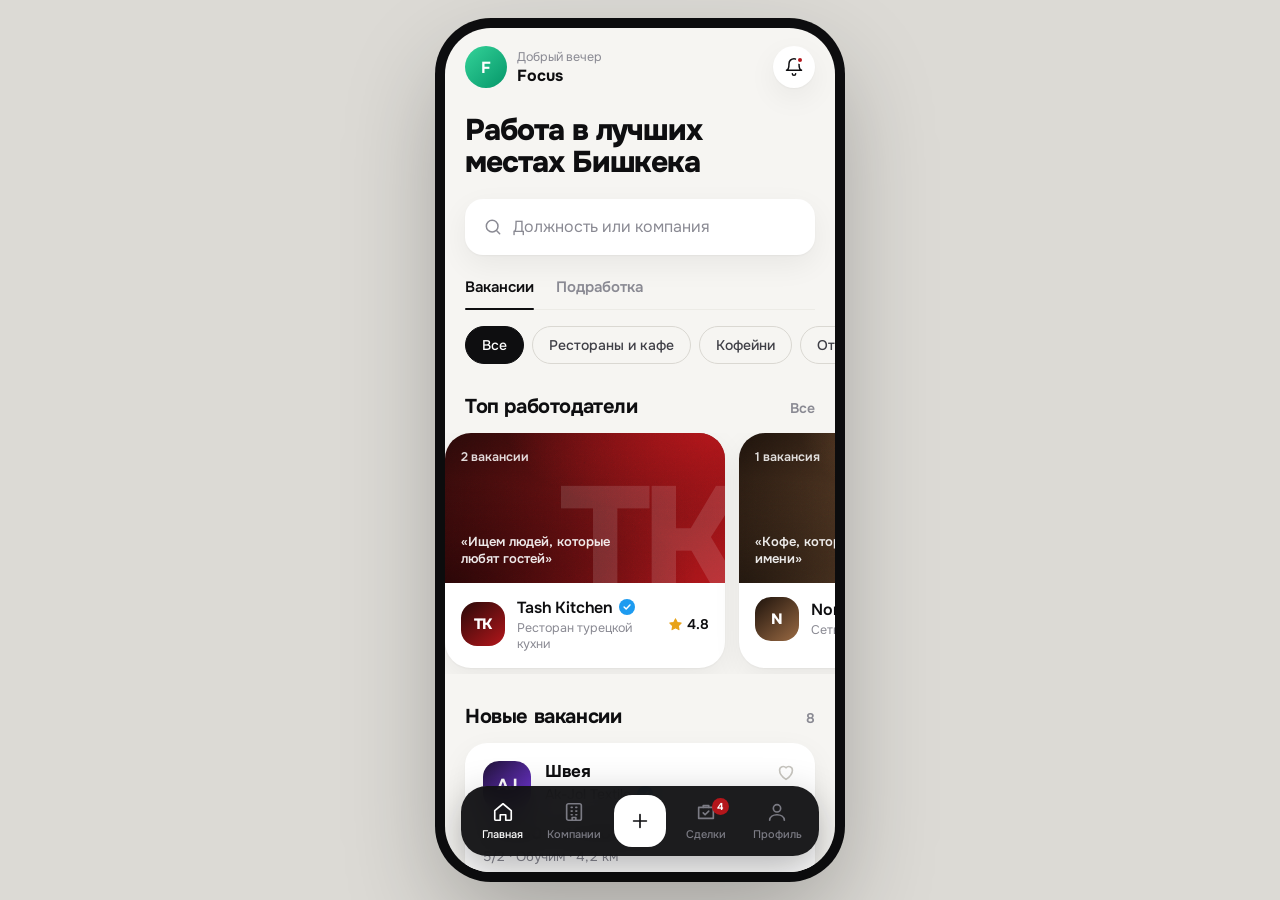
<file: design/reference/prototype.html>
<!doctype html>
<html lang="ru">
<head>
<meta charset="utf-8">
<meta name="viewport" content="width=device-width, initial-scale=1, viewport-fit=cover">
<title>Work KG — Premium</title>
<link href="https://fonts.googleapis.com/css2?family=Onest:wght@400;500;600;700;800&display=swap" rel="stylesheet">
<style>
:root{
  --bg:#F6F5F2; --card:#FFFFFF; --ink:#0E0E10; --ink2:#3F3F46; --muted:#8A8A93; --line:#ECEBE6;
  --brand:#B4161B; --brand-soft:#FBEDED; --ok:#0E9F6E; --ok-soft:#E8F6EF; --tick:#1D9BF0;
  --gig:#5B4BDB; --gig-soft:#EFEDFD; --star:#E8A317;
  --sh:0 1px 2px rgba(14,14,16,.04),0 10px 30px rgba(14,14,16,.06);
}
*{box-sizing:border-box;margin:0;padding:0}
html,body{height:100%}
body{font-family:Onest,Inter,system-ui,sans-serif;background:#DCDAD5;color:var(--ink);display:flex;align-items:center;justify-content:center;-webkit-font-smoothing:antialiased}
button{font:inherit;color:inherit;border:0;background:none;cursor:pointer}
input,textarea{font:inherit;color:inherit}
.phone{width:390px;height:844px;background:var(--bg);border-radius:46px;overflow:hidden;position:relative;box-shadow:0 40px 100px rgba(0,0,0,.28),0 0 0 10px #0E0E10}
@media (max-width:480px){body{display:block;background:var(--bg)}.phone{width:100%;height:100dvh;border-radius:0;box-shadow:none}}
.screen{position:absolute;inset:0;overflow-y:auto;padding:18px 20px 120px;display:none;scrollbar-width:none}
.screen::-webkit-scrollbar{display:none}
.screen.active{display:block;animation:in .22s ease}
.screen.flush{padding:0 0 120px}
@keyframes in{from{opacity:0;transform:translateY(6px)}to{opacity:1;transform:none}}

h1{font-size:30px;line-height:1.08;font-weight:800;letter-spacing:-.035em}
h2{font-size:20px;font-weight:700;letter-spacing:-.02em}
h3{font-size:16px;font-weight:600;letter-spacing:-.01em}
.muted{color:var(--muted)} .s{font-size:14px} .xs{font-size:12.5px}
.row{display:flex;align-items:center;gap:8px}.between{justify-content:space-between}
.pad{padding:0 20px}
.sec{display:flex;justify-content:space-between;align-items:baseline;margin:30px 0 14px}
.sec a{font-size:14px;font-weight:600;color:var(--muted);cursor:pointer}

/* header */
.hdr{display:flex;align-items:center;gap:10px}
.me-ava{width:42px;height:42px;border-radius:50%;background:linear-gradient(135deg,#34D399,#059669);color:#fff;display:grid;place-items:center;font-weight:700}
.ibtn{width:42px;height:42px;border-radius:50%;background:var(--card);display:grid;place-items:center;box-shadow:var(--sh);position:relative;flex:none}
.ibtn .dot{position:absolute;top:10px;right:11px;width:8px;height:8px;border-radius:50%;background:var(--brand);border:2px solid #fff}
.ibtn.glass{background:rgba(255,255,255,.18);backdrop-filter:blur(10px);color:#fff;box-shadow:none}

.searchbar{display:flex;align-items:center;gap:10px;background:var(--card);border-radius:18px;height:56px;padding:0 18px;color:var(--muted);box-shadow:var(--sh);margin-top:20px;cursor:text}
.searchbar input{border:0;outline:0;background:none;flex:1;font-size:16px;color:var(--ink)}

.tabs{display:flex;gap:22px;margin-top:22px;border-bottom:1px solid var(--line)}
.tabs button{padding:0 0 12px;font-size:15px;font-weight:600;color:var(--muted);position:relative}
.tabs button.on{color:var(--ink)}
.tabs button.on::after{content:"";position:absolute;left:0;right:0;bottom:-1px;height:2px;background:var(--ink);border-radius:2px}

.chips{display:flex;gap:8px;overflow-x:auto;margin:16px -20px 0;padding:0 20px;scrollbar-width:none}
.chips::-webkit-scrollbar{display:none}
.chip{flex:none;height:38px;padding:0 16px;border-radius:999px;background:transparent;border:1px solid #DAD8D2;font-size:14px;font-weight:500;color:var(--ink2)}
.chip.on{background:var(--ink);border-color:var(--ink);color:#fff}

/* company cover */
.cover{position:relative;overflow:hidden;color:#fff}
.cover .mono{position:absolute;right:-10px;bottom:-34px;font-size:150px;font-weight:800;letter-spacing:-.06em;opacity:.13;line-height:1}
.cover .grain{position:absolute;inset:0;opacity:.18;mix-blend-mode:overlay;background-image:url("data:image/svg+xml,%3Csvg xmlns='http://www.w3.org/2000/svg' width='160' height='160'%3E%3Cfilter id='n'%3E%3CfeTurbulence baseFrequency='.85' numOctaves='2'/%3E%3C/filter%3E%3Crect width='100%25' height='100%25' filter='url(%23n)'/%3E%3C/svg%3E")}
.cover .ph{position:absolute;inset:0;width:100%;height:100%;object-fit:cover}
.cover .shade{position:absolute;inset:0;background:linear-gradient(180deg,rgba(0,0,0,.25),rgba(0,0,0,0) 35%,rgba(0,0,0,.55))}
.cover>button,.cover>span,.cover>.tagline{position:relative;z-index:2}
.strip{display:flex;gap:8px;overflow-x:auto;margin:14px -20px 0;padding:0 20px;scrollbar-width:none}
.strip::-webkit-scrollbar{display:none}
.tile{flex:none;width:150px;height:118px;border-radius:16px;position:relative;overflow:hidden;color:#fff;font-size:12px;font-weight:600;display:flex;align-items:flex-end;padding:10px}
.tile.add{background:var(--card);border:1.5px dashed #CFCDC6;color:var(--ink2);flex-direction:column;align-items:center;justify-content:center;gap:6px;cursor:pointer}
.logo{border-radius:16px;display:grid;place-items:center;color:#fff;font-weight:800;letter-spacing:-.04em;flex:none}
.tick{display:inline-grid;place-items:center;width:16px;height:16px;border-radius:50%;background:var(--tick);color:#fff;flex:none}

.hs{display:flex;gap:14px;overflow-x:auto;margin:0 -20px;padding:0 20px 6px;scrollbar-width:none;scroll-snap-type:x mandatory}
.hs::-webkit-scrollbar{display:none}
.co-card{flex:none;width:280px;border-radius:26px;background:var(--card);box-shadow:var(--sh);overflow:hidden;cursor:pointer;scroll-snap-align:start}
.co-card .cover{height:150px;padding:16px;display:flex;flex-direction:column;justify-content:space-between}
.co-card .cover .tagline{font-size:13px;font-weight:600;opacity:.9;max-width:70%}
.co-card .body{padding:14px 16px 16px;display:flex;gap:12px;align-items:center}

/* job card */
.job{background:var(--card);border-radius:22px;padding:18px;box-shadow:var(--sh);cursor:pointer;transition:transform .12s}
.job:active{transform:scale(.985)}
.job+.job{margin-top:12px}
.job .t{font-size:17px;font-weight:700;letter-spacing:-.015em}
.job .co{display:flex;align-items:center;gap:6px;font-size:14px;color:var(--ink2);margin-top:3px}
.job .sal{font-size:17px;font-weight:700;margin-top:14px}
.job .meta{font-size:13.5px;color:var(--muted);margin-top:4px}
.heart{color:#C7C5BF}.heart.on{color:var(--brand)}

.gig{display:flex;gap:14px;align-items:center;padding:14px 0;border-bottom:1px solid var(--line);cursor:pointer}
.gig:last-child{border:0}
.gig .when{width:56px;height:56px;border-radius:16px;background:var(--gig-soft);color:var(--gig);display:flex;flex-direction:column;align-items:center;justify-content:center;flex:none;font-weight:700;line-height:1.1}
.gig .when small{font-size:11px;font-weight:600}

.panel{background:var(--card);border-radius:24px;padding:18px;box-shadow:var(--sh)}
.rating{display:inline-flex;align-items:center;gap:4px;font-weight:600;font-size:14px}
.rating svg{color:var(--star)}

/* detail / company hero */
.hero{height:230px;padding:18px 20px;display:flex;justify-content:space-between;align-items:flex-start}
.hero-logo{margin:-38px 0 0 20px;position:relative;z-index:2;border:4px solid var(--bg);border-radius:22px}
.facts{display:grid;grid-template-columns:repeat(3,1fr);gap:10px;margin-top:20px}
.fact{background:var(--card);border-radius:18px;padding:14px 12px;box-shadow:var(--sh)}
.fact span{display:block;font-size:12px;color:var(--muted)}
.fact b{display:block;font-size:15px;margin-top:4px;font-weight:700}
.perks{display:flex;flex-wrap:wrap;gap:8px;margin-top:12px}
.perk{background:var(--card);border:1px solid var(--line);border-radius:12px;padding:9px 12px;font-size:14px;font-weight:500;display:flex;gap:6px;align-items:center}
.prose{font-size:15.5px;line-height:1.6;color:var(--ink2)}
.prose ul{padding-left:18px;margin-top:8px}.prose li{margin-top:4px}
.stats{display:grid;grid-template-columns:repeat(3,1fr);margin-top:18px;background:var(--card);border-radius:22px;box-shadow:var(--sh)}
.stats div{padding:16px 8px;text-align:center}
.stats div+div{border-left:1px solid var(--line)}
.stats b{display:block;font-size:20px;font-weight:800;letter-spacing:-.02em}
.stats span{font-size:12px;color:var(--muted)}
.gallery{display:grid;grid-template-columns:2fr 1fr;grid-template-rows:90px 90px;gap:8px;margin-top:14px}
.gallery div{border-radius:16px;position:relative;overflow:hidden;color:#fff;font-size:12px;font-weight:600;padding:10px;display:flex;align-items:flex-end}
.gallery div:first-child{grid-row:span 2}
.rev{background:var(--card);border-radius:20px;padding:16px;box-shadow:var(--sh)}
.rev+.rev{margin-top:10px}
.rev p{font-size:14.5px;line-height:1.55;color:var(--ink2);margin-top:10px}
.verified{display:inline-flex;align-items:center;gap:5px;font-size:12.5px;color:var(--ok);font-weight:600;margin-top:10px}
.bar{display:flex;align-items:center;gap:10px;font-size:14px;margin-top:10px}
.bar .t{width:150px;color:var(--ink2)}
.bar .b{flex:1;height:6px;background:#F1F0EC;border-radius:6px;overflow:hidden}
.bar .b i{display:block;height:100%;background:var(--ink);border-radius:6px}

/* buttons */
.cta{position:absolute;left:0;right:0;bottom:0;padding:14px 20px 26px;background:linear-gradient(rgba(246,245,242,0),var(--bg) 35%);z-index:6}
.btn{height:54px;border-radius:18px;font-weight:700;font-size:16px;display:flex;align-items:center;justify-content:center;gap:8px;padding:0 18px}
.btn.ink{background:var(--ink);color:#fff}.btn.red{background:var(--brand);color:#fff}
.btn.wa{background:#128C7E;color:#fff;flex:1}.btn.tg{background:#229ED9;color:#fff;flex:1}
.btn.line{background:var(--card);border:1px solid var(--line)}
.btn.sm{height:42px;font-size:14px;border-radius:14px}
.btn.block{width:100%}
.note{font-size:13px;color:var(--muted);line-height:1.45;text-align:center;margin-top:8px}

/* deals */
.status{display:inline-block;font-size:12px;font-weight:700;padding:5px 10px;border-radius:999px}
.st0{background:#FEF3C7;color:#92400E}.st1{background:var(--gig-soft);color:var(--gig)}.st2{background:var(--brand-soft);color:var(--brand)}.st3{background:#F1F0EC;color:var(--muted)}
.steps{display:grid;grid-template-columns:repeat(4,1fr);gap:4px;margin-top:16px}
.steps i{height:4px;border-radius:4px;background:#ECEBE6}.steps i.on{background:var(--ink)}
.steplbl{display:grid;grid-template-columns:repeat(4,1fr);gap:4px;font-size:11px;color:var(--muted);margin-top:6px}
.steplbl .cur{color:var(--ink);font-weight:700}
.bot{background:#F5F4F0;border-radius:16px;padding:14px;margin-top:14px}
.applicant{display:flex;gap:12px;align-items:center;padding:12px 0;border-top:1px solid var(--line)}
.stars{display:flex;gap:8px;margin-top:10px}
.stars button{width:46px;height:46px;border-radius:14px;background:#F5F4F0;display:grid;place-items:center;color:#D4D2CC}
.stars button.on{color:var(--star);background:#FDF5E2}
textarea,.field input{width:100%;border:1px solid var(--line);background:var(--card);border-radius:16px;padding:15px;font-size:16px;outline:0}
textarea{min-height:110px;resize:none}
textarea:focus,.field input:focus{border-color:var(--ink)}
.field{margin-top:18px}
.field label{display:block;font-size:13.5px;font-weight:600;color:var(--ink2);margin-bottom:8px}
.field .hint{font-size:12.5px;color:var(--muted);margin-top:6px}
.field.err input{border-color:var(--brand)}.field.err .hint{color:var(--brand)}

/* profile */
.menu{background:var(--card);border-radius:22px;box-shadow:var(--sh);margin-top:14px;overflow:hidden}
.mi{display:flex;align-items:center;gap:14px;padding:16px 18px;cursor:pointer}
.mi+.mi{border-top:1px solid var(--line)}
.mi .g{flex:1;font-weight:600;font-size:15px}
.balance{border-radius:26px;padding:22px;color:#fff;background:radial-gradient(120% 90% at 100% 0%,#B4161B,transparent 60%),linear-gradient(135deg,#0E0E10,#2A0B0C)}
.bank{display:flex;gap:10px;align-items:center;background:var(--card);border-radius:16px;padding:12px;border:2px solid transparent;text-align:left;box-shadow:var(--sh)}
.bank.on{border-color:var(--ink)}
.bank i{width:34px;height:34px;border-radius:10px;color:#fff;display:grid;place-items:center;font-style:normal;font-weight:800;flex:none}

/* nav */
.nav{position:absolute;left:16px;right:16px;bottom:16px;height:70px;background:rgba(14,14,16,.94);backdrop-filter:blur(14px);border-radius:26px;display:flex;align-items:center;padding:0 6px;z-index:10;box-shadow:0 14px 40px rgba(14,14,16,.3)}
.nav button{flex:1;display:flex;flex-direction:column;align-items:center;gap:4px;font-size:11px;font-weight:500;color:#7B7B84;height:100%;justify-content:center;position:relative}
.nav button.on{color:#fff}
.nav .fab{flex:none;width:52px;height:52px;border-radius:18px;background:#fff;color:var(--ink);margin:0 4px}
.nav .badge{position:absolute;top:12px;left:calc(50% + 6px);background:var(--brand);color:#fff;font-size:10px;min-width:17px;height:17px;border-radius:9px;display:grid;place-items:center;padding:0 4px;font-weight:700}
.nav.hide{display:none}

.overlay{position:absolute;inset:0;background:rgba(14,14,16,.5);z-index:20;display:none;align-items:flex-end}
.overlay.on{display:flex}
.sheet{background:var(--bg);width:100%;border-radius:30px 30px 0 0;padding:12px 20px 30px;animation:up .22s ease}
@keyframes up{from{transform:translateY(40px)}to{transform:none}}
.grab{width:40px;height:5px;border-radius:3px;background:#D4D2CC;margin:0 auto 18px}
.opt{display:flex;gap:14px;align-items:center;background:var(--card);border-radius:20px;padding:16px;margin-top:10px;cursor:pointer;box-shadow:var(--sh)}
.opt .ic{width:46px;height:46px;border-radius:14px;display:grid;place-items:center;flex:none}
.opt b{display:block;font-size:16px}.opt span{font-size:13.5px;color:var(--muted)}

.toast{position:absolute;left:20px;right:20px;bottom:100px;background:var(--ink);color:#fff;border-radius:16px;padding:14px 16px;font-size:14px;z-index:30;opacity:0;transform:translateY(10px);transition:.25s;pointer-events:none}
.toast.on{opacity:1;transform:none}
</style>
</head>
<body>
<div class="phone">

<section class="screen active" id="nojs" style="display:flex;flex-direction:column;justify-content:center;text-align:center;gap:12px">
  <div style="font-size:40px">📱</div><h2>Откройте прототип по ссылке</h2>
  <p class="s muted" style="line-height:1.5">Просмотр файлов на iPhone не запускает интерактивные страницы. Откройте ссылку на прототип в Safari или Chrome.</p></section>
<section class="screen" id="home"></section>
<section class="screen" id="companies"></section>
<section class="screen flush" id="company"></section>
<section class="screen flush" id="detail"></section>
<section class="screen" id="deals"></section>
<section class="screen" id="review"></section>
<section class="screen" id="me"></section>
<section class="screen" id="bonus"></section>
<section class="screen" id="withdraw"></section>
<section class="screen" id="newgig"></section>
<section class="screen" id="cands"></section>
<section class="screen" id="form"></section>
<section class="screen flush" id="bot"></section>

<nav class="nav" id="nav">
  <button data-s="home" class="on" onclick="go('home',null,1)"><svg width="22" height="22" viewBox="0 0 24 24" fill="none" stroke="currentColor" stroke-width="1.8" stroke-linecap="round" stroke-linejoin="round"><path d="M3 10.5 12 3l9 7.5V20a1 1 0 0 1-1 1h-5v-6h-6v6H4a1 1 0 0 1-1-1z"/></svg>Главная</button>
  <button data-s="companies" onclick="go('companies',null,1)"><svg width="22" height="22" viewBox="0 0 24 24" fill="none" stroke="currentColor" stroke-width="1.8" stroke-linecap="round" stroke-linejoin="round"><rect x="4" y="3" width="16" height="18" rx="2"/><path d="M9 7h1M14 7h1M9 11h1M14 11h1M9 15h1M14 15h1M10 21v-3h4v3"/></svg>Компании</button>
  <button class="fab" onclick="sheet(1)" aria-label="Создать"><svg width="22" height="22" viewBox="0 0 24 24" fill="none" stroke="currentColor" stroke-width="1.8" stroke-linecap="round" stroke-linejoin="round"><path d="M12 5v14M5 12h14"/></svg></button>
  <button data-s="deals" onclick="go('deals',null,1)"><svg width="22" height="22" viewBox="0 0 24 24" fill="none" stroke="currentColor" stroke-width="1.8" stroke-linecap="round" stroke-linejoin="round"><path d="M4 7h16v12H4z"/><path d="M9 7V5h6v2"/><path d="m9 13 2 2 4-4"/></svg>Сделки<span class="badge" id="dealBadge">2</span></button>
  <button data-s="me" onclick="go('me',null,1)"><svg width="22" height="22" viewBox="0 0 24 24" fill="none" stroke="currentColor" stroke-width="1.8" stroke-linecap="round" stroke-linejoin="round"><circle cx="12" cy="8" r="4"/><path d="M4 21c0-4 4-6 8-6s8 2 8 6"/></svg>Профиль</button>
</nav>

<div class="overlay" id="sheet" onclick="if(event.target===this)sheet(0)">
  <div class="sheet">
    <div class="grab"></div>
    <h2>Что публикуем?</h2>
    <div class="opt" onclick="sheet(0);openForm('vac')"><div class="ic" style="background:var(--ink);color:#fff"><svg width="22" height="22" viewBox="0 0 24 24" fill="none" stroke="currentColor" stroke-width="1.8" stroke-linecap="round" stroke-linejoin="round"><rect x="3" y="7" width="18" height="13" rx="2"/><path d="M9 7V5h6v2"/></svg></div><div><b>Вакансия</b><span>Ищу сотрудника в штат</span></div></div>
    <div class="opt" onclick="sheet(0);openForm('res')"><div class="ic" style="background:#F1F0EC"><svg width="22" height="22" viewBox="0 0 24 24" fill="none" stroke="currentColor" stroke-width="1.8" stroke-linecap="round" stroke-linejoin="round"><path d="M6 3h9l4 4v14H6z"/><path d="M14 3v5h5M9 13h7M9 17h5"/></svg></div><div><b>Резюме</b><span>Ищу постоянную работу</span></div></div>
    <div class="opt" onclick="sheet(0);openForm('gig')"><div class="ic" style="background:var(--gig-soft);color:var(--gig)"><svg width="22" height="22" viewBox="0 0 24 24" fill="none" stroke="currentColor" stroke-width="1.8" stroke-linecap="round" stroke-linejoin="round"><path d="M13 2 4 14h7l-1 8 9-12h-7z"/></svg></div><div><b>Разовое задание</b><span>Нужен человек на пару часов или день</span></div></div>
    <div class="opt" onclick="sheet(0);openForm('svc')"><div class="ic" style="background:var(--ok-soft);color:var(--ok)"><svg width="22" height="22" viewBox="0 0 24 24" fill="none" stroke="currentColor" stroke-width="1.8" stroke-linecap="round" stroke-linejoin="round"><path d="M14 6a4 4 0 0 0 5 5l-9 9a2 2 0 0 1-3-3l9-9a4 4 0 0 0-2-2z"/></svg></div><div><b>Мои услуги</b><span>Готов к подработке</span></div></div>
  </div>
</div>
<div class="overlay" id="gsheet" onclick="if(event.target===this)this.classList.remove('on')"><div class="sheet" id="gsheetBody" style="max-height:85%;overflow-y:auto"></div></div>
<input type="file" id="upInput" accept="image/*" hidden onchange="onPhoto(event)">
<div class="toast" id="toast"></div>
</div>

<script>
/* ---------- icons ---------- */
const P={
 home:'<path d="M3 10.5 12 3l9 7.5V20a1 1 0 0 1-1 1h-5v-6h-6v6H4a1 1 0 0 1-1-1z"/>',
 building:'<rect x="4" y="3" width="16" height="18" rx="2"/><path d="M9 7h1M14 7h1M9 11h1M14 11h1M9 15h1M14 15h1M10 21v-3h4v3"/>',
 search:'<circle cx="11" cy="11" r="7"/><path d="m20 20-3.5-3.5"/>',
 plus:'<path d="M12 5v14M5 12h14"/>',
 deal:'<path d="M4 7h16v12H4z"/><path d="M9 7V5h6v2"/><path d="m9 13 2 2 4-4"/>',
 user:'<circle cx="12" cy="8" r="4"/><path d="M4 21c0-4 4-6 8-6s8 2 8 6"/>',
 back:'<path d="M15 5l-7 7 7 7"/>',
 right:'<path d="m9 6 6 6-6 6"/>',
 bell:'<path d="M6 8a6 6 0 0 1 12 0c0 7 3 8 3 8H3s3-1 3-8"/><path d="M10 20a2 2 0 0 0 4 0"/>',
 star:'<path d="m12 3 2.8 5.7 6.2.9-4.5 4.4 1 6.2L12 17.3 6.5 20.2l1-6.2L3 9.6l6.2-.9z" fill="currentColor"/>',
 heart:'<path d="M12 20s-7-4.5-7-10a4 4 0 0 1 7-2.6A4 4 0 0 1 19 10c0 5.5-7 10-7 10z"/>',
 heartf:'<path d="M12 20s-7-4.5-7-10a4 4 0 0 1 7-2.6A4 4 0 0 1 19 10c0 5.5-7 10-7 10z" fill="currentColor"/>',
 share:'<path d="M12 3v13M7 8l5-5 5 5M5 14v6h14v-6"/>',
 check:'<path d="m5 12 5 5 9-10"/>',
 brief:'<rect x="3" y="7" width="18" height="13" rx="2"/><path d="M9 7V5h6v2"/>',
 doc:'<path d="M6 3h9l4 4v14H6z"/><path d="M14 3v5h5M9 13h7M9 17h5"/>',
 bolt:'<path d="M13 2 4 14h7l-1 8 9-12h-7z"/>',
 tool:'<path d="M14 6a4 4 0 0 0 5 5l-9 9a2 2 0 0 1-3-3l9-9a4 4 0 0 0-2-2z"/>',
 gift:'<rect x="3" y="8" width="18" height="4"/><path d="M5 12v9h14v-9M12 8v13"/>',
 gem:'<path d="M6 3h12l3 6-9 12L3 9z"/><path d="M3 9h18"/>',
 gear:'<circle cx="12" cy="12" r="3"/><path d="M12 2v3M12 19v3M2 12h3M19 12h3M5 5l2 2M17 17l2 2M5 19l2-2M17 7l2-2"/>',
 list:'<path d="M8 6h13M8 12h13M8 18h13M3 6h.01M3 12h.01M3 18h.01"/>',
 pin:'<path d="M12 21s-7-6-7-11a7 7 0 0 1 14 0c0 5-7 11-7 11z"/><circle cx="12" cy="10" r="2.5"/>',
 shield:'<path d="M12 3 4 6v6c0 5 3.5 8 8 9 4.5-1 8-4 8-9V6z"/><path d="m9 12 2 2 4-4"/>'
};
const ic=(n,s=22,sw=1.8)=>`<svg width="${s}" height="${s}" viewBox="0 0 24 24" fill="none" stroke="currentColor" stroke-width="${sw}" stroke-linecap="round" stroke-linejoin="round">${P[n]}</svg>`;
document.querySelector('.phone').innerHTML=document.querySelector('.phone').innerHTML.replace(/__(\w+)__/g,(m,n)=>P[n]?ic(n):m);
const plur=(n,a,b,c)=>{const m=n%10,h=n%100;return n+' '+(m===1&&h!==11?a:m>=2&&m<=4&&(h<12||h>14)?b:c)};
const tick=`<span class="tick">${ic('check',10,3.5)}</span>`;
const star=(r,c)=>r?`<span class="rating">${ic('star',15)}${r.toFixed(1)}${c!=null?`<span class="muted" style="font-weight:400">(${c})</span>`:''}</span>`:'<span class="xs muted">Новичок</span>';

/* ---------- data (компании вымышленные, для прототипа) ---------- */
const CO={
 tash:{name:'Tash Kitchen',type:'Ресторан турецкой кухни',cat:'rest',c1:'#2A0A09',c2:'#B4161B',L:'TK',r:4.8,rc:64,pay:99,staff:'120+',since:'2023',hired:46,tag:'Ищем людей, которые любят гостей',
   about:'Три ресторана в Бишкеке с открытой кухней и живым огнём. Обучаем с нуля, растим своих: 70% управляющих начинали официантами.',
   perks:['🍽 Питание','👔 Форма','💸 Чаевые','📈 Рост до менеджера'],place:['Зал на Тыналиева','Кухня','Терраса']},
 nomad:{name:'Nomad Coffee',type:'Сеть кофеен · 9 точек',cat:'cafe',c1:'#1E130C',c2:'#9A6A43',L:'N',r:4.7,rc:38,pay:100,staff:'80+',since:'2022',hired:31,tag:'Кофе, который знают по имени',
   about:'Обжариваем зерно сами и учим бариста в собственной академии. Гибкий график для студентов.',perks:['☕ Бесплатный кофе','🎓 Академия бариста','🕒 Гибкий график'],place:['Обжарочный цех','Кофейня в ЦУМе','Академия']},
 orda:{name:'Orda Hotel',type:'Отель 5★',cat:'hotel',c1:'#0B1626',c2:'#2F5F8F',L:'O',r:4.9,rc:22,pay:100,staff:'200+',since:'2024',hired:18,tag:'Сервис мирового уровня',
   about:'Отель для деловых гостей в центре Бишкека. Стандарты международной сети, обучение английскому за счёт компании.',perks:['🍽 Питание','🚐 Развозка','🇬🇧 Английский','🩺 Медстраховка'],place:['Лобби','Номер','Ресторан']},
 alatoo:{name:'Alatoo Tech',type:'IT-продукт · финтех',cat:'it',c1:'#0F0F14',c2:'#4F46E5',L:'A',r:4.6,rc:17,pay:100,staff:'60',since:'2024',hired:9,tag:'Строим платежи для Центральной Азии',
   about:'Продуктовая команда: платёжный шлюз и B2B-решения для банков. Java, Kafka, PostgreSQL, Kubernetes.',perks:['🏠 Гибрид','💻 MacBook','📚 Бюджет на обучение','🩺 Медстраховка'],place:['Офис','Опен-спейс','Переговорная']},
 kok:{name:'Kök Market',type:'Сеть супермаркетов',cat:'market',c1:'#052E22',c2:'#0E9F6E',L:'K',r:4.4,rc:91,pay:96,staff:'500+',since:'2023',hired:120,tag:'Свежее каждый день',
   about:'24 магазина по городу. Берём без опыта, обучаем за неделю, официальное оформление с первого дня.',perks:['📄 Официально','🛒 Скидка 15%','🚐 Развозка'],place:['Магазин','Склад','Касса']}
};
Object.assign(CO,{
 akjol:{name:'Ak-Jol Textile',type:'Швейный цех · экспорт',cat:'sew',c1:'#1F1235',c2:'#7C3AED',L:'AJ',r:4.5,rc:47,pay:97,staff:'300+',since:'2023',hired:64,tag:'Шьём для Европы и России',
   about:'Швейное производство полного цикла. Сдельная оплата, выплаты каждые 2 недели, обучаем швей с нуля.',perks:['🍽 Обеды','🚐 Развозка','📄 Официально','💰 Сдельная'],place:['Цех','Раскрой','ОТК']},
 shifa:{name:'Shifa Clinic',type:'Многопрофильная клиника',cat:'med',c1:'#062A30',c2:'#0891B2',L:'S',r:4.7,rc:26,pay:100,staff:'90',since:'2024',hired:14,tag:'Медицина с заботой',
   about:'Клиника на 40 кабинетов: диагностика, стоматология, педиатрия. Помогаем с повышением квалификации.',perks:['🩺 Медстраховка','🎓 Обучение','📄 Официально'],place:['Ресепшн','Кабинет','Лаборатория']}
});
/* Фото: заглушки из Unsplash. В реальном приложении компания загружает свои фото. Если фото не загрузилось — остаётся фирменный градиент. */
const U=id=>`https://images.unsplash.com/photo-${id}?w=900&q=70&auto=format&fit=crop`;
const PH={tash:['1517248135467-4c7edcad34c4','1414235077428-338989a2e8c0','1556910103-1c02745aae4d','1555396273-367ea4eb4db5'],
 nomad:['1501339847302-ac426a4a7cbb','1495474472287-4d71bcdd2085','1554118811-1e0d58224f24','1442512595331-e89e73853f31'],
 orda:['1566073771259-6a8506099945','1542314831-068cd1dbfeeb','1582719478250-c89cae4dc85b','1551882547-ff40c63fe5fa'],
 alatoo:['1497366216548-37526070297c','1522071820081-009f0129c71c','1497215728101-856f4ea42174','1531482615713-2afd69097998'],
 kok:['1604719312566-8912e9227c6a','1542838132-92c53300491e','1578916171728-46686eac8d58','1534723452862-4c874018d66d'],
 akjol:['1558769132-cb1aea458c5e','1556905055-8f358a7a47b2','1620799140408-edc6dcb6d633','1590736969955-71cc94901144'],
 shifa:['1519494026892-80bbd2d6fd0d','1584515933487-779824d29309','1576091160399-112ba8d25d1d','1538108149393-fbbd81895907']};
Object.entries(PH).forEach(([k,a])=>CO[k].img=a.map(U));
const MY_CO='tash';
const coverImg=c=>c.img&&c.img[0]?`<img class="ph" src="${c.img[0]}" alt="" loading="lazy" onerror="this.nextElementSibling&&this.nextElementSibling.remove();this.remove()"><div class="shade"></div>`:'';
let upTarget=null;
function pickPhoto(k,mode){upTarget={k,mode};const i=document.getElementById('upInput');i.value='';i.click()}
function onPhoto(e){const f=e.target.files&&e.target.files[0];if(!f||!upTarget)return;if(f.size>8e6){toast('Фото больше 8 МБ — выберите поменьше');return}
  const r=new FileReader();r.onload=()=>{const c=CO[upTarget.k];if(upTarget.mode==='cover')c.img[0]=r.result;else{c.img.push(r.result);c.place.push('')}
    company();toast(upTarget.mode==='cover'?'Обложка обновлена':'Фото добавлено в галерею')};r.readAsDataURL(f)}
const JOBS=[
 {id:'j7',co:'akjol',t:'Швея',sal:'45 000 – 80 000 сом',sched:'5/2',exp:'Обучим',area:'Кара-Жыгач',dist:'4,2 км',when:'Сегодня'},
 {id:'j8',co:'shifa',t:'Медсестра',sal:'50 000 сом',sched:'2/2',exp:'от 1 года',area:'Ахунбаева',dist:'2,6 км',when:'Вчера'},
 {id:'j1',co:'tash',t:'Официант',sal:'35 000 – 45 000 сом',sched:'2/2',exp:'от 1 года',area:'Тыналиева, 93',dist:'1,2 км',when:'Сегодня'},
 {id:'j2',co:'nomad',t:'Бариста',sal:'40 000 – 55 000 сом',sched:'Сменный',exp:'Обучим',area:'ЦУМ',dist:'0,6 км',when:'Сегодня'},
 {id:'j3',co:'orda',t:'Администратор ресепшн',sal:'60 000 сом',sched:'2/2',exp:'от 1 года',area:'Центр',dist:'2,0 км',when:'Вчера'},
 {id:'j4',co:'alatoo',t:'Java-разработчик',sal:'150 000 – 250 000 сом',sched:'Гибрид',exp:'от 3 лет',area:'Ала-Тоо',dist:'3,1 км',when:'Вчера'},
 {id:'j5',co:'tash',t:'Повар горячего цеха',sal:'70 000 сом',sched:'2/2',exp:'от 2 лет',area:'Тыналиева, 93',dist:'1,2 км',when:'2 дня назад'},
 {id:'j6',co:'kok',t:'Кассир',sal:'35 000 сом',sched:'5/2',exp:'Без опыта',area:'Асанбай',dist:'1,8 км',when:'3 дня назад'}
];
const GIGS=[
 {id:'g1',t:'Грузчики на переезд',d:'Сегодня',h:'15:00',pay:'1 500 сом',who:'Айгерим К.',r:4.9,dist:'0,8 км'},
 {id:'g2',t:'Официант на банкет',d:'Сб',h:'18:00',pay:'2 000 сом',who:'Tash Kitchen',r:4.8,dist:'1,2 км'},
 {id:'g3',t:'Собрать шкаф-купе',d:'Завтра',h:'10:00',pay:'800 сом',who:'Тимур А.',r:null,dist:'1,5 км'}
];
const REV={
 tash:[{who:'Официант',len:'работал 8 мес.',r:5,t:'Чаевые делятся честно, график всегда заранее. Шеф строгий, но учит.'},{who:'Хостес',len:'работала 1 год',r:5,t:'Зарплата день в день, кормят хорошо. Выросла до старшего администратора.'},{who:'Бармен',len:'работал 3 мес.',r:4,t:'Хороший коллектив, но в выходные очень много гостей — нужно быть готовым.'},{who:'Помощник на кухню',len:'1 смена',r:2,t:'Обещали 1500 за смену, заплатили 1000.',disp:1}],
 def:[{who:'Сотрудник',len:'работал 6 мес.',r:5,t:'Всё как в описании вакансии, оформили официально.'},{who:'Сотрудник',len:'работала 1 год',r:4,t:'Хорошие условия и обучение, иногда задерживают смены.'}]
};
const WRK={w1:{name:'Даниэл Базарбаев',L:'Д',c:'#2563EB',r:4.9,rc:21,done:23},w3:{name:'Нурик',L:'Н',c:'#7C3AED',r:null,rc:0,done:0},
 w4:{name:'Айдай Тологонова',L:'А',c:'#DB2777',r:4.7,rc:9,done:12},w5:{name:'Бекзат Маратов',L:'Б',c:'#0E9F6E',r:4.8,rc:15,done:18}};
/* Вакансии работодателя и кандидаты.
   new — написал из приложения (WhatsApp/TG), offered — работодатель предложил работу, бот ждёт ответа,
   hired — работник нажал «Принять» в боте, done — обе стороны подтвердили выполнение, declined — отказался */

const STEPS=['Связались','Договорились','Выполнено','Отзыв'];
let deals=[
 {id:'d1',mode:'w',t:'Грузчики на переезд',other:'Айгерим К.',step:0,when:'Вчера · WhatsApp',pay:'1 500 сом'},
 {id:'d2',mode:'w',t:'Собрать шкаф-купе',other:'Тимур А.',step:2,when:'Вчера',pay:'800 сом'},
 {id:'d3',mode:'e',t:'Раздача листовок',other:'',step:0,when:'Сегодня, 12:00',pay:'250 сом/час',apps:[{w:'w1',via:'WhatsApp',at:'11:20'},{w:'w3',via:'Telegram',at:'09:05'}]},
 {id:'d4',mode:'e',t:'Мойка окон в офисе',other:'Даниэл Базарбаев',step:2,when:'5 нояб.',pay:'1 200 сом'}
];

/* ---------- state / router ---------- */
let stack=['home'],cur={},filter='all',kind='jobs',saved=new Set(['j4']),contacted=new Set(),follow=new Set(),dealMode='w',coTab='jobs',freeLeft=3;
let points=1250,bank='mbank';const MIN=1000;
const $=id=>document.getElementById(id);
const fmtSom=n=>n.toFixed(2).replace('.',','),fmt=n=>n.toLocaleString('ru-RU');
const R={home,companies,company,detail,deals:renderDeals,review,me,bonus,withdraw,newgig,bot,form};
const NAVLESS=['company','detail','review','withdraw','newgig','cands','bot','form'];
function go(s,p,root){if(root)stack=[s];else stack.push(s);if(p!==undefined&&p!==null)cur[s]=p;show(s)}
function back(){if(stack.length>1)stack.pop();show(stack[stack.length-1])}
function show(s){document.querySelectorAll('.screen').forEach(e=>e.classList.remove('active'));const el=$(s);el.classList.add('active');el.scrollTop=0;R[s]();
  $('nav').classList.toggle('hide',NAVLESS.includes(s));document.querySelectorAll('.nav [data-s]').forEach(b=>b.classList.toggle('on',b.dataset.s===stack[0]));
  show_badge()}
function rerender(){R[stack[stack.length-1]]()}
function toast(t){$('toast').textContent=t;$('toast').classList.add('on');clearTimeout(window._t);window._t=setTimeout(()=>$('toast').classList.remove('on'),2300)}
function sheet(o){$('sheet').classList.toggle('on',!!o)}
const coverBg=c=>`background:radial-gradient(120% 90% at 100% 0%,${c.c2},transparent 65%),radial-gradient(90% 70% at 0% 100%,rgba(0,0,0,.55),transparent),linear-gradient(140deg,${c.c1},${c.c2})`;
const logo=(c,s=48,f=17)=>`<div class="logo" style="width:${s}px;height:${s}px;font-size:${f}px;background:linear-gradient(140deg,${c.c1},${c.c2})">${c.L}</div>`;
const backBtn=(glass)=>`<button class="ibtn ${glass?'glass':''}" onclick="back()">${ic('back',20)}</button>`;
function save(id,e){e&&e.stopPropagation();saved.has(id)?saved.delete(id):saved.add(id);toast(saved.has(id)?'Сохранено':'Убрано из сохранённых');rerender()}

/* ---------- cards ---------- */
const coCard=k=>{const c=CO[k];return `<div class="co-card" onclick="go('company','${k}')">
  <div class="cover" style="${coverBg(c)}"><div class="grain"></div><div class="mono">${c.L}</div>${coverImg(c)}
    <span class="xs" style="font-weight:600;opacity:.85;position:relative">${plur(JOBS.filter(j=>j.co===k).length,'вакансия','вакансии','вакансий')}</span>
    <div class="tagline" style="position:relative">«${c.tag}»</div></div>
  <div class="body">${logo(c,44,15)}<div style="flex:1;min-width:0"><div class="row" style="gap:6px"><h3>${c.name}</h3>${tick}</div><div class="xs muted" style="margin-top:2px">${c.type}</div></div>${star(c.r)}</div></div>`};
const jobCard=j=>{const c=CO[j.co];return `<div class="job" onclick="go('detail','${j.id}')">
  <div class="row" style="gap:14px;align-items:flex-start">${logo(c,48,16)}
    <div style="flex:1;min-width:0"><div class="t">${j.t}</div><div class="co">${c.name} ${tick}</div></div>
    <button class="heart ${saved.has(j.id)?'on':''}" onclick="save('${j.id}',event)">${ic(saved.has(j.id)?'heartf':'heart')}</button></div>
  <div class="sal">${j.sal}</div>
  <div class="meta">${j.sched} · ${j.exp} · ${j.dist}${contacted.has(j.id)?' · <span style="color:var(--ok);font-weight:600">вы связались</span>':''}</div></div>`};
const gigRow=g=>`<div class="gig" onclick="toast('Задание: ${g.t}')"><div class="when">${g.h}<small>${g.d}</small></div>
  <div style="flex:1;min-width:0"><h3>${g.t}</h3><div class="xs muted" style="margin-top:3px">${g.who} · ${g.dist}</div></div><b>${g.pay}</b></div>`;

/* ---------- HOME ---------- */
/* Сферы работодателей: в строке показываем первые, остальные — в «Ещё» */
const CATS=[['all','Все'],['rest','Рестораны и кафе'],['cafe','Кофейни'],['hotel','Отели'],['sew','Швейные цеха'],['factory','Производство'],['market','Супермаркеты'],['it','IT-компании'],
 ['fast','Фастфуд'],['retail','Магазины и ТЦ'],['bank','Банки и финансы'],['build','Стройка'],['log','Логистика и склады'],['delivery','Доставка'],['beauty','Салоны красоты'],
 ['med','Клиники и аптеки'],['edu','Школы и курсы'],['kids','Детские сады'],['auto','Автосервисы'],['fit','Фитнес и спорт'],['call','Call-центры'],['event','Ивенты и банкеты'],['agro','Агро и фермы'],['clean','Клининг'],['sec','Охрана']];
const CAT_ROW=8;
function catChips(curv,fn){
  const shown=CATS.slice(0,CAT_ROW),extra=CATS.find(c=>c[0]===curv&&CATS.indexOf(c)>=CAT_ROW);
  return `<div class="chips">${shown.concat(extra?[extra]:[]).map(c=>`<button class="chip ${curv===c[0]?'on':''}" onclick="${fn}('${c[0]}')">${c[1]}</button>`).join('')}
    <button class="chip" onclick="allCats('${fn}','${curv}')">Ещё ${CATS.length-CAT_ROW} ›</button></div>`}
function allCats(fn,curv){
  const n=k=>Object.values(CO).filter(c=>c.cat===k).length;
  $('gsheetBody').innerHTML=`<div class="grab"></div><h2>Все сферы</h2><p class="s muted" style="margin-top:4px">Где хотите работать?</p>
   <div style="display:grid;grid-template-columns:1fr 1fr;gap:8px;margin-top:14px">${CATS.slice(1).map(c=>`<button onclick="$('gsheet').classList.remove('on');${fn}('${c[0]}')" class="row between" style="background:var(--card);border:1px solid ${curv===c[0]?'var(--ink)':'var(--line)'};border-radius:14px;padding:13px 12px;text-align:left;font-size:14px;font-weight:600">
     <span>${c[1]}</span><span class="xs muted">${n(c[0])||''}</span></button>`).join('')}</div>
   <button class="btn line block" style="margin-top:12px" onclick="$('gsheet').classList.remove('on');${fn}('all')">Показать все</button>`;
  $('gsheet').classList.add('on');
}
function setHomeCat(k){filter=k;home()} function setCoCat(k){coFilter=k;companies()}
function home(){
  const jobs=JOBS.filter(j=>filter==='all'||CO[j.co].cat===filter);
  $('home').innerHTML=`
  <div class="hdr"><button class="me-ava" onclick="go('me',null,1)">F</button><div style="flex:1"><div class="xs muted">Добрый вечер</div><b>Focus</b></div>
    <button class="ibtn" onclick="go('deals',null,1)">${ic('bell',20)}<span class="dot"></span></button></div>
  <h1 style="margin-top:26px">Работа в лучших<br>местах Бишкека</h1>
  <div class="searchbar" onclick="toast('Поиск')">${ic('search',20)}<span>Должность или компания</span></div>
  <div class="tabs"><button class="${kind==='jobs'?'on':''}" onclick="kind='jobs';home()">Вакансии</button><button class="${kind==='gigs'?'on':''}" onclick="kind='gigs';home()">Подработка</button></div>
  ${kind==='jobs'?`
    ${catChips(filter,'setHomeCat')}
    <div class="sec"><h2>Топ работодатели</h2><a onclick="go('companies',null,1)">Все</a></div>
    <div class="hs">${Object.keys(CO).filter(k=>filter==='all'||CO[k].cat===filter).map(coCard).join('')}</div>
    <div class="sec"><h2>Новые вакансии</h2><a>${jobs.length}</a></div>
    ${jobs.map(jobCard).join('')||'<p class="muted">Пока нет вакансий в этой категории</p>'}`
  :`<div class="sec"><h2>Сегодня и завтра</h2><a>рядом с вами</a></div>
    <div class="panel" style="padding:4px 18px">${GIGS.map(gigRow).join('')}</div>
    <button class="btn line block" style="margin-top:14px" onclick="openForm('gig')">${ic('plus',18)} Нужен человек на пару часов?</button>`}`;
}

/* ---------- COMPANIES ---------- */
let coFilter='all';
function companies(){
  const ks=Object.keys(CO).filter(k=>coFilter==='all'||CO[k].cat===coFilter);
  $('companies').innerHTML=`<h1>Компании</h1><p class="muted s" style="margin-top:6px">Проверенные работодатели с отзывами сотрудников</p>
  <div class="searchbar">${ic('search',20)}<input placeholder="Название компании"></div>
  ${catChips(coFilter,'setCoCat')}
  <div style="margin-top:18px">${ks.map(k=>{const c=CO[k];return `<div class="job" onclick="go('company','${k}')" style="padding:0;overflow:hidden">
    <div class="cover" style="height:84px;${coverBg(c)}"><div class="grain"></div><div class="mono" style="font-size:110px;bottom:-26px">${c.L}</div>${coverImg(c)}</div>
    <div style="padding:0 18px 18px"><div style="margin-top:-26px;position:relative;border:3px solid #fff;border-radius:18px;width:max-content">${logo(c,50,17)}</div>
      <div class="row between" style="margin-top:10px"><div class="row" style="gap:6px"><h3 style="font-size:18px">${c.name}</h3>${tick}</div>${star(c.r,c.rc)}</div>
      <div class="s muted" style="margin-top:2px">${c.type}</div>
      <div class="row s" style="margin-top:12px;gap:14px;color:var(--ink2)"><span>${plur(JOBS.filter(j=>j.co===k).length,"вакансия","вакансии","вакансий")}</span><span>Платит вовремя <b>${c.pay}%</b></span></div></div></div>`}).join('')}</div>`;
}

/* ---------- COMPANY PROFILE ---------- */
function company(){
  const k=cur.company,c=CO[k],jobs=JOBS.filter(j=>j.co===k),revs=REV[k]||REV.def;
  $('company').innerHTML=`
  <div class="cover hero" style="${coverBg(c)}"><div class="grain"></div><div class="mono" style="font-size:220px;bottom:-60px">${c.L}</div>${coverImg(c)}
    ${backBtn(1)}<span class="row" style="gap:8px">${k===MY_CO?`<button class="ibtn glass" style="width:auto;padding:0 14px;border-radius:21px;font-size:13px;font-weight:600" onclick="pickPhoto('${k}','cover')">📷 Обложка</button>`:''}<button class="ibtn glass" onclick="toast('Ссылка скопирована')">${ic('share',18)}</button></span></div>
  <div class="hero-logo" style="width:max-content">${logo(c,76,26)}</div>
  ${k===MY_CO?`<div class="pad"><div class="xs" style="margin-top:10px;background:var(--brand-soft);color:var(--brand);border-radius:12px;padding:8px 12px;font-weight:600">Это ваша компания — добавьте фото зала, кухни и команды: с фото пишут в 2 раза чаще</div></div>`:''}
  <div class="pad">
    <div class="row" style="gap:8px;margin-top:12px"><h1 style="font-size:28px">${c.name}</h1>${tick}</div>
    <div class="muted" style="margin-top:4px">${c.type} · Бишкек</div>
    <div class="row" style="margin-top:10px;gap:12px">${star(c.r,c.rc+' отзыва')}<span class="xs" style="color:var(--ok);font-weight:600">● Платит вовремя ${c.pay}%</span></div>
    <div class="xs muted" style="margin-top:6px">Подтверждает отметки сотрудников: <b style="color:var(--ink)">${c.conf||97}%</b></div>
    <div class="stats"><div><b>${c.staff}</b><span>сотрудников</span></div><div><b>${c.hired}</b><span>наняли здесь</span></div><div><b>${c.since}</b><span>с Work KG</span></div></div>
      <div class="strip">${c.img.slice(1).map((src,i)=>`<div class="tile" style="${coverBg({c1:c.c1,c2:i%2?'#3f3f46':c.c2})}"><img src="${src}" alt="" loading="lazy" style="position:absolute;inset:0;width:100%;height:100%;object-fit:cover" onerror="this.remove()">${c.place[i]?`<span style="position:relative;text-shadow:0 1px 4px rgba(0,0,0,.6)">${c.place[i]}</span>`:''}</div>`).join('')}
        ${k===MY_CO?`<div class="tile add" onclick="pickPhoto('${k}','gallery')">${ic('plus',22)}<span>Добавить фото</span></div>`:''}</div>
    <div class="row" style="margin-top:14px;gap:10px">
      <button class="btn ${follow.has(k)?'line':'ink'} sm" style="flex:1" onclick="follow.has('${k}')?follow.delete('${k}'):follow.add('${k}');toast(follow.has('${k}')?'Сообщим о новых вакансиях':'Вы отписались');company()">${follow.has(k)?'✓ Вы подписаны':'Подписаться на вакансии'}</button></div>
    <div class="tabs">${[['jobs',`Вакансии · ${jobs.length}`],['about','О компании'],['rev',`Отзывы · ${c.rc}`]].map(t=>`<button class="${coTab===t[0]?'on':''}" onclick="coTab='${t[0]}';company()">${t[1]}</button>`).join('')}</div>
    <div style="margin-top:18px">
    ${coTab==='jobs'?jobs.map(jobCard).join(''):''}
    ${coTab==='about'?`<p class="prose">${c.about}</p>

      <h3 style="margin-top:24px">Что даёт компания</h3><div class="perks">${c.perks.map(p=>`<span class="perk">${p}</span>`).join('')}</div>`:''}
    ${coTab==='rev'?`<div class="panel"><div class="row between"><div><b style="font-size:34px;letter-spacing:-.03em">${c.r.toFixed(1)}</b><div class="xs muted">${c.rc} подтверждённых отзыва</div></div><div style="color:var(--star)">${ic('star',18).repeat(5)}</div></div>
        ${[['Платит вовремя',4.9],['Условия как в вакансии',4.7],['Отношение к людям',4.8]].map(b=>`<div class="bar"><span class="t">${b[0]}</span><span class="b"><i style="width:${b[1]*20}%"></i></span><b>${b[1]}</b></div>`).join('')}</div>
      <div style="margin-top:12px">${revs.map(r=>`<div class="rev"><div class="row between"><b>${r.who}</b><span style="color:var(--star)">${'★'.repeat(r.r)}<span style="color:#DDD">${'★'.repeat(5-r.r)}</span></span></div>
        <div class="xs muted" style="margin-top:2px">${r.len}</div><p>${r.t}</p>${r.disp?`<div class="verified" style="color:#B45309">⚖️ Компания оспорила · связывался через Work KG</div>`:`<div class="verified">${ic('shield',14)} Работал(а) здесь — подтверждено</div>`}</div>`).join('')}</div>`:''}
    </div>
  </div>`;
}

/* ---------- JOB DETAIL ---------- */
function detail(){
  const j=JOBS.find(x=>x.id===cur.detail),c=CO[j.co],done=contacted.has(j.id);
  $('detail').innerHTML=`
  <div class="cover hero" style="height:190px;${coverBg(c)}"><div class="grain"></div><div class="mono" style="font-size:200px;bottom:-56px">${c.L}</div>${coverImg(c)}
    ${backBtn(1)}<button class="ibtn glass" onclick="save('${j.id}')">${ic(saved.has(j.id)?'heartf':'heart',19)}</button></div>
  <div class="hero-logo" style="width:max-content;cursor:pointer" onclick="go('company','${j.co}')">${logo(c,68,22)}</div>
  <div class="pad" style="padding-bottom:140px">
    <button class="row s" style="margin-top:12px;gap:6px;color:var(--ink2);font-weight:600" onclick="go('company','${j.co}')">${c.name} ${tick} ${ic('right',16)}</button>
    <h1 style="margin-top:6px">${j.t}</h1>
    <div style="font-size:22px;font-weight:700;margin-top:10px;letter-spacing:-.02em">${j.sal}<span class="s muted" style="font-weight:500"> / мес</span></div>
    <div class="facts"><div class="fact"><span>График</span><b>${j.sched}</b></div><div class="fact"><span>Опыт</span><b>${j.exp}</b></div><div class="fact"><span>Где</span><b>${j.dist}</b></div></div>
    <h3 style="margin-top:28px">Что вы получите</h3><div class="perks">${c.perks.map(p=>`<span class="perk">${p}</span>`).join('')}</div>
    <h3 style="margin-top:28px">О работе</h3>
    <div class="prose" style="margin-top:8px">Встречать гостей, помогать с выбором и делать так, чтобы им захотелось вернуться.
      <ul><li>Обслуживание 5–6 столов в смену</li><li>Работа в iiko, обучение — 3 дня</li><li>Смена 11:00–23:00</li></ul></div>
    <div class="row s muted" style="margin-top:14px;gap:6px">${ic('pin',16)} ${j.area} · <a style="color:var(--ok);font-weight:600" onclick="toast('Открываем 2GIS')">маршрут в 2GIS</a></div>
    <div class="panel" style="margin-top:24px;cursor:pointer" onclick="go('company','${j.co}')">
      <div class="row" style="gap:12px">${logo(c,46,15)}<div style="flex:1"><div class="row" style="gap:6px"><h3>${c.name}</h3>${tick}</div><div class="xs muted">${c.rc} отзывов сотрудников</div></div>${ic('right',18)}</div>
      <div class="row" style="margin-top:14px;gap:16px">${star(c.r)}<span class="s" style="color:var(--ok);font-weight:600">Платит вовремя ${c.pay}%</span></div>
      <p class="s muted" style="margin-top:10px;font-style:italic">«${(REV[j.co]||REV.def)[0].t}»</p></div>
    <p class="note" style="text-align:left;margin-top:18px"><a onclick="toast('Жалоба отправлена')" style="text-decoration:underline;cursor:pointer">Пожаловаться</a> · опубликовано ${j.when.toLowerCase()}</p>
  </div>
  <div class="cta"><div class="row" style="gap:10px"><button class="btn wa" onclick="contact('${j.id}','WhatsApp')">WhatsApp</button><button class="btn tg" onclick="contact('${j.id}','Telegram')">Telegram</button></div>
    <div class="note">${done?'✓ Вы связались — через пару дней бот спросит, работали ли вы вместе':`Бесплатно сегодня: ${freeLeft} из 3 контактов`}</div></div>`;
}
function contact(id,via){
  const j=JOBS.find(x=>x.id===id);
  if(!contacted.has(id)){if(!freeLeft){toast('Лимит на сегодня исчерпан — откройте PRO');return}freeLeft--;contacted.add(id);
    asks.push({id:'n'+Date.now(),other:CO[j.co].name,co:j.co,t:j.t,when:'Связались сегодня · бот спросит через 3 дня'});}
  detail();toast(`Открываем ${via}: «Здравствуйте! Пишу по вакансии «${j.t}» из Work KG»`);
}

/* ---------- DEALS: один вопрос вместо статусов ---------- */
/* Логика:
   1) контакт (клик WhatsApp/TG) фиксируется автоматически;
   2) в нужный момент бот задаёт ОДИН вопрос «Работали вместе?» со звёздами — оценка = подтверждение;
   3) достаточно ответа одной стороны: второй получает «Всё верно?», молчание 48 ч = подтверждено;
   4) работодатель закрывает вакансию через «Кого наняли?» (иначе она сама истекает). */
let asks=[
 {id:'a1',other:'Tash Kitchen',co:'tash',t:'Официант на банкет',when:'Смена прошла в субботу'},
 {id:'a2',other:'Айгерим К.',t:'Грузчики на переезд',when:'Вчера, 15:00'}
];
let confirms=[{id:'c1',other:'Nomad Coffee',co:'nomad',t:'Бариста',left:'31 ч'}];
let doneList=[{other:'Orda Hotel',t:'Помощник на банкет',r:2,when:'сен.',lvl:'disputed'},{other:'Тимур А.',t:'Собрать шкаф-купе',r:5,when:'3 нояб.',lvl:'ok'},{other:'Kök Market',t:'Кассир',r:4,when:'окт.',lvl:'contact'}];
let empConfirms=[{id:'e1',w:'w1',t:'Мойка окон в офисе',left:'40 ч'}];
let MYV=[
 {id:'mv1',t:'Официант на банкет',when:'Сб, 18:00',exp:'Истекает завтра',wrote:['w1','w3','w4','w5'],hired:[],closed:false},
 {id:'mv2',t:'Повар горячего цеха',when:'Постоянная · 2/2',exp:'Ещё 12 дней',wrote:['w5'],hired:[],closed:false}
];
const verifiedCount=()=>doneList.filter(d=>d.lvl==='ok').length;
const pending=()=>asks.length+confirms.length+empConfirms.length;
const starRow=(fn)=>`<div class="stars" style="gap:6px">${[1,2,3,4,5].map(n=>`<button onclick="${fn}(${n})" aria-label="${n}">${ic('star',22)}</button>`).join('')}</div>`;
const ava=(w,s=40)=>`<div class="logo" style="width:${s}px;height:${s}px;background:${w.c};border-radius:${s/3}px;font-size:${s/2.8}px">${w.L}</div>`;

function renderDeals(){
  const W=dealMode==='w';
  $('deals').innerHTML=`<h1>Сделки</h1><p class="muted s" style="margin-top:6px">Один вопрос — и работа засчитана</p>
  <div class="tabs"><button class="${W?'on':''}" onclick="dealMode='w';renderDeals()">Я исполнитель</button><button class="${!W?'on':''}" onclick="dealMode='e';renderDeals()">Я работодатель</button></div>
  ${W?workerView():employerView()}
  <button class="panel row" style="width:100%;margin-top:22px;gap:12px;text-align:left" onclick="botRole='${dealMode}';go('bot')"><span class="logo" style="width:40px;height:40px;background:#229ED9;border-radius:50%">${ic('bell',18)}</span><span style="flex:1"><b class="s">Те же вопросы приходят в бот</b><span class="xs muted" style="display:block">Посмотреть, как это выглядит в Telegram</span></span>${ic('right',18)}</button>`;
  show_badge();
}
function workerView(){
  const v=verifiedCount(),need=3;
  return `<div class="balance" style="margin-top:18px;padding:18px">
    <div class="row between"><b>${v>=need?'✓ Проверенный работник':'Бейдж «Проверенный работник»'}</b><span class="xs" style="opacity:.8">${Math.min(v,need)} / ${need}</span></div>
    <div style="height:6px;background:rgba(255,255,255,.2);border-radius:6px;margin-top:12px;overflow:hidden"><div style="height:100%;width:${Math.min(100,v/need*100)}%;background:#fff;border-radius:6px"></div></div>
    <div class="xs" style="opacity:.8;margin-top:10px">${v>=need?'Вы выше в поиске, работодатели видят бейдж':'Ещё '+(need-v)+' подтверждённые работы — и вы выше в поиске'} · +30 баллов за каждый ответ</div></div>
  ${asks.length?`<div class="sec"><h2>Ответьте на ${asks.length===1?'вопрос':asks.length+' вопроса'}</h2></div>
    ${asks.map(a=>`<div class="panel" style="margin-bottom:12px">
      <div class="s">Вы работали с <b>${a.other}</b>${a.co?' '+tick:''}?</div><div class="xs muted" style="margin-top:3px">${a.t} · ${a.when}</div>
      <div class="xs" style="margin-top:12px;font-weight:600">Поставьте оценку — это и есть «да»</div>${starRow(`(n=>answer('${a.id}',n))`)}
      <button class="xs muted" style="margin-top:12px;text-decoration:underline" onclick="noWork('${a.id}')">Нет, не работали</button></div>`).join('')}`:''}
  ${confirms.length?`<div class="sec"><h2>Подтвердите</h2></div>
    ${confirms.map(c=>`<div class="panel" style="margin-bottom:12px"><div class="s"><b>${c.other}</b> ${tick} отметил(а), что вы у них работали</div><div class="xs muted" style="margin-top:3px">${c.t}</div>
      <div class="row" style="margin-top:12px"><button class="btn line sm" style="flex:1" onclick="objection('${c.id}')">Не работал</button><button class="btn ink sm" style="flex:1" onclick="confirmIt('${c.id}')">Да, верно</button></div>
      <div class="xs muted" style="margin-top:8px">Если не ответите — засчитаем автоматически через ${c.left}</div></div>`).join('')}`:''}
  ${!asks.length&&!confirms.length?`<div class="panel" style="margin-top:18px;text-align:center"><b>Всё отвечено ✓</b><div class="xs muted" style="margin-top:4px">Новые вопросы бот пришлёт сам</div></div>`:''}
  <div class="sec"><h2>Мои работы</h2><a>${doneList.length}</a></div>
  <div class="panel" style="padding:4px 18px">${doneList.map((d,i)=>{const L={ok:['✓ Подтверждено','var(--ok)'],contact:['💬 Связывались через Work KG','var(--muted)'],disputed:['⚖️ Компания оспорила — отзыв виден с пометкой','#B45309'],review:['⏳ Доказательство на проверке','var(--gig)']}[d.lvl];
    return `<div class="gig" style="cursor:default"><div style="flex:1"><h3>${d.t}</h3><div class="xs muted" style="margin-top:3px">${d.other} · ${d.when}</div>
    <div class="xs" style="margin-top:6px;font-weight:600;color:${L[1]}">${L[0]}</div>${d.lvl==='disputed'?`<button class="btn line sm" style="margin-top:8px;height:34px;font-size:13px" onclick="proofSheet(${i})">Добавить доказательство</button>`:''}</div><span style="color:var(--star)">${'★'.repeat(d.r)}</span></div>`}).join('')}</div>`;
}
function answer(id,n){const a=asks.find(x=>x.id===id);asks=asks.filter(x=>x.id!==id);doneList.unshift({other:a.other,t:a.t,r:n,when:'сегодня',lvl:'ok'});points+=30;
  renderDeals();toast(`+30 баллов · ${a.other} получит «Всё верно?»`)}
function noWork(id){asks=asks.filter(x=>x.id!==id);renderDeals();toast('Понятно, больше не спросим')}
function confirmIt(id){const c=confirms.find(x=>x.id===id);confirms=confirms.filter(x=>x.id!==id);doneList.unshift({other:c.other,t:c.t,r:5,when:'сегодня',lvl:'ok'});points+=30;renderDeals();toast('+30 баллов · работа подтверждена')}
function objection(id){confirms=confirms.filter(x=>x.id!==id);renderDeals();toast('Отметка снята, модератор проверит')}

function employerView(){
  return `${empConfirms.map(c=>{const w=WRK[c.w];return `<div class="panel" style="margin-top:18px">
      <div class="row" style="gap:12px">${ava(w)}<div class="s" style="flex:1"><b>${w.name}</b> отметил, что работал у вас<div class="xs muted" style="margin-top:2px">${c.t}</div></div></div>
      <div class="xs" style="margin-top:12px;font-weight:600">Оцените — это подтвердит работу</div><div class="xs muted" style="margin-top:2px">Его оценку вы увидите только после своего ответа</div>${starRow(`(n=>empAnswer('${c.id}',n))`)}
      <div class="row between" style="margin-top:10px"><button class="xs muted" style="text-decoration:underline" onclick="empNo('${c.id}')">Он у нас не работал</button><span class="xs muted">авто через ${c.left}</span></div></div>`}).join('')}
  <div class="sec"><h2>Мои вакансии</h2></div>
  ${MYV.map(v=>`<div class="panel" style="margin-bottom:12px">
    <div class="row between"><h3 style="font-size:17px">${v.t}</h3><span class="status ${v.closed?'st3':'st0'}">${v.closed?'Закрыта':v.exp}</span></div>
    <div class="xs muted" style="margin-top:2px">${v.when}</div>
    ${v.closed?`<div class="verified" style="margin-top:12px">${ic('check',14)} ${v.hired.length?'Наняли: '+v.hired.map(h=>WRK[h].name.split(' ')[0]).join(', '):'Закрыта без найма через Work KG'}</div>`
    :`<div class="row" style="margin-top:14px;gap:10px"><div style="display:flex">${v.wrote.map((w,i)=>`<div style="margin-left:${i?-10:0}px;border:2px solid #fff;border-radius:14px">${ava(WRK[w],34)}</div>`).join('')}</div>
      <span class="s muted">написали ${v.wrote.length}</span></div>
      <button class="btn ink sm block" style="margin-top:14px" onclick="hireSheet('${v.id}')">Закрыть набор</button>`}</div>`).join('')}
  <p class="xs muted" style="line-height:1.5;margin-top:4px">Каждый отмеченный найм добавляется в «Наняли через Work KG» на профиле компании. Без отметки вакансия сама истечёт, а перевыложить её бесплатно можно после вопроса «Кого наняли?».</p>`;
}
function empAnswer(id,n){empConfirms=empConfirms.filter(x=>x.id!==id);renderDeals();toast('Спасибо! Работа подтверждена ✓')}


/* «Кого наняли?» */
let hireSel=new Set(),hireV=null;
function hireSheet(id){hireV=MYV.find(x=>x.id===id);hireSel=new Set();drawHire();$('gsheet').classList.add('on')}
function drawHire(){
  const v=hireV;
  $('gsheetBody').innerHTML=`<div class="grab"></div><h2>Кого наняли?</h2><p class="s muted" style="margin-top:4px">Эти люди писали вам по «${v.t}» через Work KG</p>
  <div style="margin-top:14px">${v.wrote.map(w=>{const x=WRK[w],on=hireSel.has(w);return `<button class="opt" style="width:100%;text-align:left;border:2px solid ${on?'var(--ink)':'transparent'}" onclick="hireSel.has('${w}')?hireSel.delete('${w}'):hireSel.add('${w}');drawHire()">
    ${ava(x,44)}<div style="flex:1"><b>${x.name}</b><span>${x.r?'★ '+x.r.toFixed(1)+' · ':''}${x.done} работ</span></div>
    <span style="width:26px;height:26px;border-radius:8px;display:grid;place-items:center;background:${on?'var(--ink)':'#F1F0EC'};color:#fff">${on?ic('check',16,3):''}</span></button>`}).join('')}</div>
  <button class="btn red block" style="margin-top:16px;${hireSel.size?'':'opacity:.4'}" onclick="hireSel.size&&closeV()">Наняли ${hireSel.size||''} — закрыть набор</button>
  <div class="row" style="margin-top:8px"><button class="btn line sm" style="flex:1" onclick="closeV()">Никого</button><button class="btn line sm" style="flex:1" onclick="closeV()">Не через Work KG</button></div>`;
}
function closeV(){const v=hireV;v.closed=true;v.hired=[...hireSel];CO.tash.hired+=v.hired.length;$('gsheet').classList.remove('on');renderDeals();
  toast(v.hired.length?`Бот спросит ${v.hired.length===1?'работника':'работников'} «Всё верно?» · +${v.hired.length} к «Наняли» на профиле`:'Вакансия закрыта')}

/* «Я нашёл работу» (в профиле) */
let jobStatus='search';
function foundSheet(){
  const places=[...new Set([...contacted].map(id=>CO[JOBS.find(j=>j.id===id).co].name).concat(['Tash Kitchen','Nomad Coffee']))].slice(0,3);
  $('gsheetBody').innerHTML=`<div class="grab"></div><h2>Поздравляем! Где теперь работаете?</h2><p class="s muted" style="margin-top:4px">Вы писали этим работодателям через Work KG</p>
  ${places.map(p=>`<button class="opt" style="width:100%;text-align:left" onclick="found('${p}')"><div class="ic" style="background:#F1F0EC">${ic('building',20)}</div><div style="flex:1"><b>${p}</b></div>${ic('right',18)}</button>`).join('')}
  <button class="btn line block" style="margin-top:12px" onclick="found('')">В другом месте</button>`;
  $('gsheet').classList.add('on');
}
function found(p){jobStatus=p||'other';$('gsheet').classList.remove('on');if(p){doneList.unshift({other:p,t:'Постоянная работа',r:5,when:'сегодня',lvl:'ok'});points+=30}
  me();toast(p?`+30 баллов · ${p} получит «Всё верно?»`:'Статус обновлён — вакансии больше не показываем')}

function show_badge(){$('dealBadge').textContent=pending();$('dealBadge').style.display=pending()?'grid':'none'}

/* ---------- BOT (как выглядит в Telegram) ---------- */
let bs=0,botRole='w',botSel=new Set();
function bot(){bs=0;botSel=new Set();botDraw()}
function botDraw(){
  const msg=(html,rows)=>`<div style="max-width:88%;margin-top:10px"><div style="background:#fff;border-radius:16px 16px 16px 4px;padding:10px 12px;font-size:14.5px;line-height:1.45;box-shadow:0 1px 1px rgba(0,0,0,.08)">${html}</div>
    ${rows?rows.map(r=>`<div style="display:grid;grid-template-columns:repeat(${r.length},1fr);gap:4px;margin-top:4px">${r.map(k=>`<button onclick="${k[1]}" style="background:rgba(0,0,0,.28);color:#fff;border-radius:10px;padding:9px 4px;font-size:13.5px;font-weight:600">${k[0]}</button>`).join('')}</div>`).join(''):''}</div>`;
  const me=t=>`<div style="display:flex;justify-content:flex-end;margin-top:10px"><div style="background:#E1FEC6;border-radius:16px 16px 4px 16px;padding:8px 12px;font-size:14.5px">${t}</div></div>`;
  const day=t=>`<div style="text-align:center;margin-top:14px"><span style="background:rgba(0,0,0,.25);color:#fff;font-size:12px;padding:3px 10px;border-radius:10px">${t}</span></div>`;
  const stars=a=>[[1,2,3,4,5].map(n=>['⭐'+n,`${a}=${n};botDraw()`])];
  let h='';
  if(botRole==='w'){
    h=day('Сб, 23:30')+msg(`Вы работали с <b>Tash Kitchen</b> ${tick}?<br>🍽 Официант на банкет · Сб, 18:00<br><br>Поставьте оценку — это и есть «да» 👇`,
      bs===0?stars('bs').concat([[['Нет, не работали',"toast('Больше не спросим')"]]]):null);
    if(bs)h+=me('⭐ '+bs)+msg(`Засчитано ✅ <b>+30 баллов</b><br>До бейджа «Проверенный работник» осталась 1 работа.<br><br>Добавите пару слов?`,[[['✍️ Написать',"openReview('Официант на банкет','Tash Kitchen','w')"],['Не нужно','back()']]]);
  }else{
    h=day('Сегодня, 10:00')+msg(`<b>Даниэл Базарбаев</b> отметил, что работал у вас<br>🧹 Мойка окон в офисе · 5 нояб.<br><br>Оцените — это подтвердит работу.<br><i style="color:#8A8A93">Его оценку вы увидите после ответа. Не ответите за 48 ч — засчитаем автоматически.</i>`,
      bs===0?stars('bs').concat([[['Он у нас не работал',"toast('Отзыв останется с пометкой «Компания оспорила»')"]]]):null);
    if(bs){h+=me('⭐ '+bs)+msg('Спасибо, работа подтверждена ✅');
      const names=[['w1','Даниэл Б.'],['w3','Нурик'],['w4','Айдай Т.'],['w5','Бекзат М.']];
      h+=day('Сегодня, 18:00')+msg(`Вакансия <b>«Официант на банкет»</b> истекает завтра.<br>Кого вы наняли? Вам писали:`,
        botSel.has('done')?null:[names.slice(0,2).map(n=>[(botSel.has(n[0])?'✅ ':'')+n[1],`botSel.has('${n[0]}')?botSel.delete('${n[0]}'):botSel.add('${n[0]}');botDraw()`]),
          names.slice(2).map(n=>[(botSel.has(n[0])?'✅ ':'')+n[1],`botSel.has('${n[0]}')?botSel.delete('${n[0]}'):botSel.add('${n[0]}');botDraw()`]),
          [['Никого',"botSel=new Set(['done']);botDraw()"],['Не через Work KG',"botSel=new Set(['done']);botDraw()"]],[['Готово ✓',"botSel.add('done');botDraw()"]]]);
      if(botSel.has('done')){const n=[...botSel].filter(x=>x!=='done').length;
        h+=me(n?'Готово ✓':'Никого')+msg(n?`Вакансия закрыта. Наняли: ${n} чел.<br>На профиле Tash Kitchen теперь <b>«Наняли через Work KG: ${46+n}»</b> 🎉<br><br>Перевыложить вакансию бесплатно?`:'Вакансия закрыта. Перевыложить бесплатно?',[[['🔁 Перевыложить',"toast('Вакансия снова в поиске')"],['Не нужно','back()']]])}
    }
  }
  $('bot').innerHTML=`<div style="position:absolute;inset:0;overflow-y:auto;background:linear-gradient(160deg,#A7C4A0,#C9D9A8 50%,#9FC0B8);padding-bottom:30px" id="botScroll">
    <div style="position:sticky;top:0;z-index:2;background:#fff;padding:14px 16px 10px;box-shadow:0 1px 0 rgba(0,0,0,.08)">
      <div style="display:flex;align-items:center;gap:12px"><button onclick="back()" style="color:#229ED9">${ic('back',22)}</button>
      <div class="logo" style="width:40px;height:40px;border-radius:50%;background:linear-gradient(140deg,#0E0E10,#B4161B);font-size:13px">KG</div>
      <div><b>Work KG</b><div class="xs" style="color:#8A8A93">бот</div></div></div>
      <div class="tabs" style="margin-top:10px;border:0">${[['w','Видит работник'],['e','Видит работодатель']].map(r=>`<button class="${botRole===r[0]?'on':''}" onclick="botRole='${r[0]}';bot()">${r[1]}</button>`).join('')}</div></div>
    <div style="padding:0 12px">${h}</div>
    <p style="text-align:center;font-size:12px;color:rgba(0,0,0,.45);margin-top:20px;padding:0 30px">Макет переписки с ботом в Telegram. Кнопки нажимаются.</p></div>`;
  setTimeout(()=>{const s=$('botScroll');if(s)s.scrollTop=s.scrollHeight},30);
}
function openReview(t,other,mode){const id='r'+Date.now();deals.push({id,t,other,mode,pay:'',step:2});go('review',id)}

/* ---------- Каталог профессий: поиск + сферы + своя профессия ---------- */
const PROF={
 'IT':['Java-разработчик','Frontend-разработчик','Python-разработчик','Мобильный разработчик','QA-тестировщик','UI/UX-дизайнер','DevOps-инженер','Аналитик данных','Project-менеджер','Техподдержка','1С-программист'],
 'Общепит':['Официант','Бариста','Повар','Помощник повара','Бармен','Хостес','Посудомойщик','Пекарь','Кондитер'],
 'Дом и семья':['Няня','Сиделка','Домработница','Гувернантка','Повар на дом','Садовник'],
 'Образование':['Репетитор','Учитель английского','Воспитатель','Фитнес-тренер'],
 'Производство и цеха':['Швея','Закройщик','Технолог швейного производства','Оператор станка','Упаковщик','Контролёр ОТК','Мастер цеха','Рабочий на производство'],
 'Торговля':['Продавец-консультант','Кассир','Мерчендайзер','Товаровед','Торговый агент'],
 'Офис':['Администратор','Бухгалтер','Менеджер по продажам','Оператор call-центра','HR-менеджер','Секретарь','Юрист'],
 'Маркетинг и медиа':['SMM-специалист','Таргетолог','Копирайтер','Фотограф','Видеомонтажёр','Мобилограф'],
 'Красота':['Парикмахер','Мастер маникюра','Косметолог','Массажист','Визажист'],
 'Стройка и ремонт':['Разнорабочий','Электрик','Сантехник','Сварщик','Маляр','Плиточник','Сборщик мебели'],
 'Транспорт и склад':['Курьер','Водитель','Водитель такси','Грузчик','Кладовщик','Экспедитор'],
 'Медицина':['Медсестра','Фармацевт','Врач','Ветеринар'],
 'Отели':['Администратор ресепшн','Горничная','Портье'],
 'Клининг и охрана':['Уборщица','Клинер','Охранник']
};
const KW={'Java-разработчик':'java джава программист айти it backend бэкенд spring','Frontend-разработчик':'фронтенд react js javascript программист айти it веб','Python-разработчик':'питон программист айти it django','Мобильный разработчик':'android ios flutter программист айти it','QA-тестировщик':'тестировщик qa айти it','UI/UX-дизайнер':'дизайнер figma айти it веб','DevOps-инженер':'девопс kubernetes айти it','Аналитик данных':'sql аналитик айти it','1С-программист':'1с программист айти',
 'Няня':'ребенок дети бала багуучу','Сиделка':'уход пожилые больные','Репетитор':'учитель уроки математика','Курьер':'доставка яндекс глово','Водитель':'шофер машина','Грузчик':'переезд','Уборщица':'клининг уборка тазалык','Продавец-консультант':'продажи магазин сатуучу','Официант':'кафе ресторан','Повар':'кухня ашпозчу','Бухгалтер':'1с учет','Швея':'шитье швейный цех тигуучу','Упаковщик':'упаковка цех'};
const PALL=Object.entries(PROF).flatMap(([c,a])=>a.map(n=>({n,c,kw:(n+' '+c+' '+(KW[n]||'')).toLowerCase()})));
const POPULAR=['Официант','Java-разработчик','Няня','Курьер','Продавец-консультант','Репетитор','SMM-специалист','Водитель','Бариста','Сиделка'];
const catOf=n=>(PALL.find(p=>p.n===n)||{}).c;
let PS={};
const fieldOf=k=>FORMS[cur.form].fields.find(f=>f.k===k);
const profSel=k=>{const v=fv[k];return Array.isArray(v)?v:v?[v]:[]};
function profSug(k){
  const st=PS[k]||(PS[k]={q:'',cat:null}),q=st.q.trim().toLowerCase(),sel=profSel(k);
  if(fieldOf(k).single&&sel.length&&!q)return '';
  const btn=n=>{const on=sel.includes(n);return `<button class="chip ${on?'on':''}" onclick="profAdd('${k}','${n.replace(/'/g,"\\'")}')">${on?'✓ ':''}${n}</button>`};
  if(q){
    const words=q.split(/\s+/),res=PALL.filter(p=>words.every(w=>p.kw.includes(w))).slice(0,10);
    const exact=PALL.some(p=>p.n.toLowerCase()===q);
    return `<div class="row" style="flex-wrap:wrap;gap:8px;margin-top:10px">${res.map(p=>btn(p.n)).join('')}
      ${!exact?`<button class="chip" style="border-style:dashed" onclick="profAdd('${k}',PS['${k}'].q.trim())">＋ Добавить «${st.q.trim()}»</button>`:''}</div>
      ${!res.length?`<div class="xs muted" style="margin-top:8px">Такой профессии нет в списке — добавьте свою, работодатели найдут её через поиск</div>`:''}`;
  }
  if(st.cat)return `<button class="xs" style="margin-top:12px;font-weight:600;color:var(--muted)" onclick="PS['${k}'].cat=null;profRefresh('${k}')">← Все сферы</button>
    <div class="s" style="font-weight:700;margin-top:6px">${st.cat}</div><div class="row" style="flex-wrap:wrap;gap:8px;margin-top:8px">${PROF[st.cat].map(btn).join('')}</div>`;
  return `<div class="xs muted" style="margin-top:12px;font-weight:600">Популярное</div>
    <div class="row" style="flex-wrap:wrap;gap:8px;margin-top:8px">${POPULAR.map(btn).join('')}</div>
    <div class="xs muted" style="margin-top:16px;font-weight:600">Все сферы</div>
    <div style="display:grid;grid-template-columns:1fr 1fr;gap:8px;margin-top:8px">${Object.keys(PROF).map(c=>{const n=PROF[c].filter(x=>sel.includes(x)).length;
      return `<button onclick="PS['${k}'].cat='${c}';profRefresh('${k}')" class="row between" style="background:var(--card);border:1px solid ${n?'var(--ink)':'var(--line)'};border-radius:14px;padding:12px;text-align:left;font-size:14px;font-weight:600">
        <span>${c}</span><span class="xs" style="color:${n?'var(--ink)':'var(--muted)'}">${n?'✓ '+n:PROF[c].length}</span></button>`}).join('')}</div>`;
}
function profTags(k){const f=fieldOf(k),sel=profSel(k);if(!sel.length)return '';
  return `<div class="row" style="flex-wrap:wrap;gap:8px;margin-bottom:10px">${sel.map(n=>`<span class="chip on" style="display:inline-flex;align-items:center;gap:6px;cursor:default">${n}<button style="color:#fff;opacity:.7;font-size:16px;line-height:1" onclick="profAdd('${k}','${n.replace(/'/g,"\\'")}')">×</button></span>`).join('')}
    ${f.max&&!f.single?`<span class="xs muted" style="align-self:center">${sel.length} из ${f.max}</span>`:''}</div>`}
function profRefresh(k){$('tags_'+k).innerHTML=profTags(k);$('sug_'+k).innerHTML=profSug(k)}
function profQ(k,v){(PS[k]||(PS[k]={q:'',cat:null})).q=v;$('sug_'+k).innerHTML=profSug(k)}
function profAdd(k,n){
  if(!n)return;const f=fieldOf(k);n=n.charAt(0).toUpperCase()+n.slice(1);
  if(f.single){fv[k]=fv[k]===n?'':n;
    if(cur.form==='vac'&&fv[k]){const c=catOf(n),opts=fieldOf('cat').opts,i=opts.indexOf(c);fv.cat=i>=0?i:opts.length-1;const el=$('form').scrollTop;PS[k]={q:'',cat:null};form();$('form').scrollTop=el;toast(c?'Сфера определена: '+c:'Своя должность добавлена');return}}
  else{const a=profSel(k);if(a.includes(n))fv[k]=a.filter(x=>x!==n);else{if(f.max&&a.length>=f.max){toast('Можно выбрать до '+f.max);return}fv[k]=a.concat(n)}}
  PS[k]={q:'',cat:PS[k]&&!PS[k].q?PS[k].cat:null};const inp=$('in_'+k);if(inp)inp.value='';profRefresh(k);
  if(fErr[k]){delete fErr[k];const fe=$('in_'+k).closest('.field');fe.classList.remove('err');const h=fe.querySelector('.hint');if(h)h.remove()}
}
const profField=f=>`<div id="tags_${f.k}">${profTags(f.k)}</div>
  <div class="row" style="gap:10px;background:var(--card);border:1px solid var(--line);border-radius:16px;height:54px;padding:0 14px;color:var(--muted)">${ic('search',20)}
    <input id="in_${f.k}" style="border:0;outline:0;padding:0;flex:1;font-size:16px;background:none" placeholder="${f.ph||'Например: няня, java, бариста'}" value="${(PS[f.k]||{}).q||''}" oninput="profQ('${f.k}',this.value)"></div>
  <div id="sug_${f.k}">${profSug(f.k)}</div>`;

/* ---------- FORMS: вакансия / резюме / услуги / задание ---------- */
const FORMS={
 vac:{title:'Новая вакансия',sub:'Вакансии с зарплатой и понятным описанием получают в 3 раза больше откликов.',btn:'Опубликовать вакансию',fields:[
  {k:'t',type:'prof',single:1,label:'Должность',ph:'Найдите или впишите: бариста, java…',min:3,err:'Выберите или впишите должность',hint:'Сферу определим сами'},
  {k:'co',type:'static',label:'Компания',val:'Tash Kitchen'},
  {k:'cat',type:'chips',label:'Сфера',opts:Object.keys(PROF).concat('Другое'),req:1},
  {k:'sal',type:'range',label:'Зарплата, сом',hint:'Можно указать только «от»'},
  {k:'per',type:'seg',opts:['В месяц','За смену','В час']},
  {k:'neg',type:'toggle',label:'Договорная',hint:'Без суммы откликаются реже'},
  {k:'sch',type:'chips',label:'График',opts:['5/2','2/2','6/1','Сменный','Гибкий','Удалённо'],multi:1,req:1},
  {k:'exp',type:'chips',label:'Опыт',opts:['Без опыта','от 1 года','от 3 лет'],req:1},
  {k:'addr',type:'text',label:'Адрес',ph:'Улица, дом — подсказки 2GIS',min:3,err:'Укажите адрес'},
  {k:'perks',type:'chips',label:'Что вы даёте',opts:['🍽 Питание','👔 Форма','💸 Чаевые','🎓 Обучение','🚐 Развозка','📄 Официально'],multi:1},
  {k:'desc',type:'textarea',label:'Описание',ph:'Чем предстоит заниматься?\nКого ищете?\nКакие условия?',min:40,err:'Минимум 40 символов — расскажите о работе подробнее'}]},
 res:{title:'Резюме за 60 секунд',sub:'Работодатели увидят его в разделе «Исполнители» и смогут написать вам.',btn:'Сохранить резюме',fields:[
  {k:'want',type:'prof',label:'Кем хотите работать',max:5,req:1,hint:'Можно несколько, даже из разных сфер — например «Няня» и «Java-разработчик»'},
  {k:'exp',type:'chips',label:'Опыт',opts:['Нет опыта','До 1 года','1–3 года','Больше 3 лет'],req:1},
  {k:'sal',type:'text',label:'Желаемая зарплата, от',ph:'40 000',num:1},
  {k:'sch',type:'chips',label:'Удобный график',opts:['5/2','2/2','Сменный','Только выходные','Удалённо'],multi:1},
  {k:'area',type:'text',label:'Район',ph:'Например: Асанбай, Джал'},
  {k:'about',type:'textarea',label:'Пара слов о себе',ph:'Где работали, что умеете, чем гордитесь',min:20,err:'Минимум 20 символов'},
  {k:'photo',type:'photo',label:'Фото',hint:'С фото откликаются в 2 раза чаще'}]},
 svc:{title:'Мои услуги',sub:'Для подработки: вас найдут те, кому нужен человек сегодня.',btn:'Опубликовать услуги',fields:[
  {k:'skills',type:'prof',label:'Что умеете',max:8,req:1,ph:'Например: няня, сантехник, репетитор',hint:'Выберите всё, чем готовы подрабатывать'},
  {k:'price',type:'text',label:'Цена, сом',ph:'300',num:1,min:1,err:'Укажите цену'},
  {k:'per',type:'seg',opts:['За час','За выезд','За смену']},
  {k:'days',type:'chips',label:'Когда свободны',opts:['Пн','Вт','Ср','Чт','Пт','Сб','Вс'],multi:1,req:1,compact:1},
  {k:'area',type:'text',label:'Район работы',ph:'Весь Бишкек или район'},
  {k:'about',type:'textarea',label:'Коротко о себе',ph:'Опыт, свой инструмент, машина…'}]},
 gig:{title:'Разовое задание',sub:'Исполнители рядом получат уведомление и напишут вам в WhatsApp или Telegram.',btn:'Опубликовать',fields:[
  {k:'t',type:'text',label:'Что нужно сделать',ph:'Например: грузчики на переезд',min:10,err:'Минимум 10 символов'},
  {k:'when',type:'chips',label:'Когда',opts:['Сегодня','Завтра','Выбрать дату'],req:1},
  {k:'time',type:'text',label:'Во сколько и на сколько',ph:'15:00, примерно 3 часа'},
  {k:'pay',type:'text',label:'Оплата, сом',ph:'1500',num:1,min:1,err:'Укажите оплату'},
  {k:'per',type:'seg',opts:['За всё','В час','За смену']},
  {k:'ppl',type:'chips',label:'Сколько человек',opts:['1','2','3','4','5+'],req:1,compact:1},
  {k:'addr',type:'text',label:'Адрес',ph:'мкр. Джал, 23',min:3,err:'Укажите адрес'},
  {k:'urg',type:'toggle',label:'⚡ Срочно',hint:'Покажем выше и пришлём уведомление тем, кто рядом'}]}
};
let fv={},fErr={},myResume=false,myServices=false;
function openForm(k){fv={per:0};fErr={};PS={};go('form',k)}
function form(){
  const k=cur.form,F=FORMS[k];
  const chip=(f,o,i)=>{const on=f.multi?(fv[f.k]||[]).includes(i):fv[f.k]===i;return `<button class="chip ${on?'on':''}" style="${f.compact?'padding:0 14px':''}" onclick="pickChip('${f.k}',${i},${!!f.multi})">${o}</button>`};
  const field=f=>{const e=fErr[f.k];let inner='';
    if(f.type==='prof')inner=profField(f);
    if(f.type==='text')inner=`<input ${f.num?'inputmode="numeric"':''} placeholder="${f.ph||''}" value="${fv[f.k]||''}" oninput="fv['${f.k}']=this.value">`;
    if(f.type==='textarea')inner=`<textarea placeholder="${f.ph}" oninput="fv['${f.k}']=this.value;document.getElementById('cnt_${f.k}').textContent=this.value.length">${fv[f.k]||''}</textarea><div class="xs muted" style="text-align:right;margin-top:4px"><span id="cnt_${f.k}">${(fv[f.k]||'').length}</span>${f.min?' / мин. '+f.min:''}</div>`;
    if(f.type==='static')inner=`<div class="row" style="background:#EFEEEA;border-radius:16px;padding:15px;gap:8px"><b>${f.val}</b>${tick}<span class="xs muted" style="margin-left:auto">из профиля компании</span></div>`;
    if(f.type==='chips')inner=`<div class="row" style="flex-wrap:wrap;gap:8px">${f.opts.map((o,i)=>chip(f,o,i)).join('')}</div>`;
    if(f.type==='seg')inner=`<div class="row" style="background:#EFEEEA;border-radius:14px;padding:4px;gap:4px">${f.opts.map((o,i)=>`<button style="flex:1;height:38px;border-radius:11px;font-size:14px;font-weight:600;${fv[f.k]===i?'background:#fff;box-shadow:0 1px 3px rgba(0,0,0,.08)':'color:var(--muted)'}" onclick="fv['${f.k}']=${i};form()">${o}</button>`).join('')}</div>`;
    if(f.type==='range')inner=`<div class="row" style="gap:10px"><input inputmode="numeric" placeholder="от" value="${fv.salFrom||''}" oninput="fv.salFrom=this.value" ${fv.neg?'disabled style="opacity:.4"':''}><span class="muted">—</span><input inputmode="numeric" placeholder="до" value="${fv.salTo||''}" oninput="fv.salTo=this.value" ${fv.neg?'disabled style="opacity:.4"':''}></div>`;
    if(f.type==='toggle')inner=`<div class="row between" style="background:var(--card);border:1px solid var(--line);border-radius:16px;padding:14px"><div><b class="s">${f.label}</b>${f.hint?`<div class="xs muted">${f.hint}</div>`:''}</div>
      <button onclick="fv['${f.k}']=!fv['${f.k}'];form()" style="width:48px;height:28px;border-radius:999px;background:${fv[f.k]?'var(--ok)':'#DAD8D2'};position:relative;flex:none"><span style="position:absolute;top:3px;left:${fv[f.k]?23:3}px;width:22px;height:22px;border-radius:50%;background:#fff;transition:.2s"></span></button></div>`;
    if(f.type==='photo')inner=`<button class="row" style="gap:14px;width:100%;background:var(--card);border:1px dashed #CFCDC6;border-radius:16px;padding:14px" onclick="fv.photo=1;form();toast('Фото добавлено')">
      <span style="width:52px;height:52px;border-radius:16px;background:${fv.photo?'linear-gradient(135deg,#34D399,#059669)':'#F1F0EC'};display:grid;place-items:center;color:${fv.photo?'#fff':'var(--muted)'};flex:none">${fv.photo?'F':ic('plus',20)}</span>
      <span style="text-align:left"><b class="s">${fv.photo?'Фото добавлено':'Добавить фото'}</b><span class="xs muted" style="display:block">${f.hint}</span></span></button>`;
    const showLabel=f.label&&f.type!=='toggle';
    return `<div class="field ${e?'err':''}" style="margin-top:${f.type==='seg'?'8px':'20px'}">${showLabel?`<label>${f.label}</label>`:''}${inner}${e?`<div class="hint">${e}</div>`:f.hint&&f.type!=='toggle'&&f.type!=='photo'?`<div class="hint">${f.hint}</div>`:''}</div>`};
  $('form').innerHTML=`<div class="row" style="gap:12px">${backBtn()}<h2>${F.title}</h2></div>
    <p class="s muted" style="margin-top:10px;line-height:1.5">${F.sub}</p>
    ${F.fields.map(field).join('')}
    <button class="btn red block" style="margin-top:28px" onclick="submitForm()">${F.btn}</button>
    <p class="note">Перед публикацией объявление проверяет модератор — обычно до 15 минут</p>`;
}
function pickChip(k,i,multi){if(multi){const a=fv[k]||[];fv[k]=a.includes(i)?a.filter(x=>x!==i):a.concat(i)}else fv[k]=i;const y=$('form').scrollTop;form();$('form').scrollTop=y}
function submitForm(){
  const k=cur.form,F=FORMS[k];fErr={};
  F.fields.forEach(f=>{const v=fv[f.k];
    if(f.min&&(v||'').trim().length<f.min)fErr[f.k]=f.err;
    if(f.req&&(v===undefined||(Array.isArray(v)&&!v.length)))fErr[f.k]='Выберите вариант';});
  if(k==='vac'&&!fv.neg&&!fv.salFrom)fErr.sal='Укажите зарплату или включите «Договорная»';
  if(Object.keys(fErr).length){form();const el=$('form').querySelector('.field.err');el&&el.scrollIntoView({behavior:'smooth',block:'center'});toast('Проверьте отмеченные поля');return}
  if(k==='vac'){const sch=(fv.sch||[]).map(i=>FORMS.vac.fields[6].opts[i]).join(', ');
    MYV.unshift({id:'mv'+Date.now(),t:fv.t,when:sch,exp:'Ещё 30 дней',wrote:[],hired:[],closed:false});
    JOBS.unshift({id:'j'+Date.now(),co:'tash',t:fv.t,sal:fv.neg?'Договорная':(fv.salFrom+(fv.salTo?' – '+fv.salTo:'')+' сом'),sched:sch.split(',')[0],exp:FORMS.vac.fields[7].opts[fv.exp],area:fv.addr,dist:'1,2 км',when:'Сегодня'});
    dealMode='e';go('deals',null,1);toast('Вакансия отправлена на модерацию');return}
  if(k==='res'){myResume=true;go('me',null,1);toast('Резюме сохранено — работодатели его видят');return}
  if(k==='svc'){myServices=true;go('me',null,1);toast('Услуги опубликованы');return}
  MYV.unshift({id:'mv'+Date.now(),t:fv.t,when:FORMS.gig.fields[1].opts[fv.when]+(fv.time?', '+fv.time:''),exp:'Разовое',wrote:[],hired:[],closed:false});
  dealMode='e';go('deals',null,1);toast('Задание опубликовано — исполнители рядом получили уведомление');
}

/* ---------- ANTI-ABUSE: «он у нас не работал» ---------- */
function empNo(id){
  const c=empConfirms.find(x=>x.id===id),w=WRK[c.w];
  $('gsheetBody').innerHTML=`<div class="grab"></div><h2>${w.name.split(' ')[0]} у вас не работал?</h2>
   <div class="panel" style="margin-top:14px;box-shadow:none;background:#F5F4F0">
    <div class="s" style="line-height:1.55">• Его оценку вы не видели и не увидите до ответа — это нормально.<br>
    • Отзыв <b>не удалится</b>: он останется с пометкой «Компания оспорила».<br>
    • Если ${w.name.split(' ')[0]} пришлёт доказательства, отзыв станет подтверждённым, а показатель «Подтверждает отметки» на профиле компании снизится.</div></div>
   <div class="row" style="margin-top:16px"><button class="btn line sm" style="flex:1" onclick="$('gsheet').classList.remove('on')">Отмена</button>
   <button class="btn ink sm" style="flex:1" onclick="empConfirms=empConfirms.filter(x=>x.id!=='${id}');$('gsheet').classList.remove('on');renderDeals();toast('Отметка оспорена — передали модератору')">Да, оспорить</button></div>`;
  $('gsheet').classList.add('on');
}
function proofSheet(i){
  $('gsheetBody').innerHTML=`<div class="grab"></div><h2>Докажите, что работали</h2><p class="s muted" style="margin-top:4px">Модератор проверит за 24 часа. Компания увидит только итог.</p>
   ${[['📱','Скриншот переписки','Из WhatsApp или Telegram'],['📸','Фото со смены','Бейдж, форма, рабочее место'],['💳','Перевод зарплаты','Скрин из банковского приложения'],['📄','Договор или расчётный лист','Если оформляли']]
   .map(p=>`<button class="opt" style="width:100%;text-align:left" onclick="doneList[${i}].lvl='review';$('gsheet').classList.remove('on');renderDeals();toast('Отправлено модератору')"><div class="ic" style="background:#F1F0EC;font-size:22px">${p[0]}</div><div style="flex:1"><b>${p[1]}</b><span>${p[2]}</span></div>${ic('right',18)}</button>`).join('')}`;
  $('gsheet').classList.add('on');
}

/* ---------- REVIEW ---------- */
let sc={};
function review(){
  const d=deals.find(x=>x.id===cur.review);sc={};
  const cr=d.mode==='w'?['Оплатил вовремя','Условия как договорились','Отношение']:['Пунктуальность','Качество работы','Общение'];
  $('review').innerHTML=`<div class="row" style="gap:12px">${backBtn()}<h2>Отзыв</h2></div>
  <div class="panel" style="margin-top:18px"><span class="xs muted">Работа подтверждена ✓ · оценка уже сохранена</span><h3 style="margin-top:4px">${d.t}</h3><div class="s muted">${d.other}${d.pay?' · '+d.pay:''}</div></div>
  ${cr.map((c,i)=>`<div style="margin-top:22px"><b>${c}</b><div class="stars" data-c="${i}">${[1,2,3,4,5].map(n=>`<button onclick="rate(${i},${n})">${ic('star',22)}</button>`).join('')}</div></div>`).join('')}
  <textarea style="margin-top:22px" placeholder="Пара слов о том, как прошла работа (необязательно)"></textarea>
  <p class="note" style="text-align:left">Отзыв увидят после того, как ${d.other} тоже оценит вас, или через 14 дней.</p>
  <button class="btn red block" id="sendR" style="margin-top:18px;opacity:.4" onclick="sendR('${d.id}')">Отправить</button>`;
}
function rate(c,n){sc[c]=n;document.querySelectorAll(`.stars[data-c="${c}"] button`).forEach((b,i)=>b.classList.toggle('on',i<n));if(Object.keys(sc).length===3)$('sendR').style.opacity=1}
function sendR(id){if(Object.keys(sc).length<3){toast('Оцените все три пункта');return}deals.find(x=>x.id===id).step=3;back();toast('Спасибо за отзыв')}

/* ---------- PROFILE ---------- */
function me(){
  $('me').innerHTML=`<div class="row" style="gap:16px;margin-top:10px"><div class="me-ava" style="width:72px;height:72px;font-size:28px">F</div>
    <div><h1 style="font-size:26px">Focus</h1><div class="row s muted" style="margin-top:4px">${star(4.8,3)} · Бишкек</div></div></div>
  <div class="panel row" style="margin-top:18px;gap:12px"><span style="width:10px;height:10px;border-radius:50%;background:${jobStatus==='search'?'var(--ok)':'#C7C5BF'};flex:none"></span>
    <div style="flex:1"><b class="s">${jobStatus==='search'?'Ищу работу':jobStatus==='other'?'Нашёл работу':'Работаю в '+jobStatus}</b><div class="xs muted">${jobStatus==='search'?'Работодатели видят, что вы открыты':'Вакансии не показываем'}</div></div>
    <button class="btn ${jobStatus==='search'?'ink':'line'} sm" onclick="${jobStatus==='search'?'foundSheet()':"jobStatus='search';me()"}">${jobStatus==='search'?'Я нашёл работу':'Снова ищу'}</button></div>
  <div class="stats"><div><b>${verifiedCount()}</b><span>подтверждено</span></div><div><b>${saved.size}</b><span>сохранено</span></div><div style="cursor:pointer" onclick="go('bonus')"><b>${fmt(points)}</b><span>баллов</span></div></div>
  <div class="menu">${[['doc','Моё резюме',myResume?'<span style=color:var(--ok)>Активно</span>':'Создать',"openForm('res')"],['tool','Мои услуги',myServices?'<span style=color:var(--ok)>Активно</span>':'Добавить',"openForm('svc')"],['brief','Мои публикации','1',"toast('Мои публикации')"],['heart','Сохранённые',saved.size,"toast('Сохранённые')"],['building','Подписки на компании',follow.size,"go('companies',null,1)"]]
    .map(m=>`<div class="mi" onclick="${m[3]}">${ic(m[0],20)}<span class="g">${m[1]}</span><span class="s muted">${m[2]}</span>${ic('right',18)}</div>`).join('')}</div>
  <div class="menu">${[['gift','Бонусы и вывод',fmt(points)+' баллов',"go('bonus')"],['gem','PRO',freeLeft+' из 3 контактов',"toast('PRO: безлимит контактов')"],['gear','Настройки','',"toast('Настройки')"]]
    .map(m=>`<div class="mi" onclick="${m[3]}">${ic(m[0],20)}<span class="g">${m[1]}</span><span class="s muted">${m[2]}</span>${ic('right',18)}</div>`).join('')}</div>`;
}

/* ---------- BONUS / WITHDRAW ---------- */
function bonus(){
  const ok=points>=MIN;
  $('bonus').innerHTML=`<div class="row" style="gap:12px">${backBtn()}<h2>Бонусы</h2></div>
  <div class="balance" style="margin-top:18px"><div class="xs" style="opacity:.7">Баланс</div><div style="font-size:40px;font-weight:800;letter-spacing:-.03em;margin-top:4px">${fmt(points)}</div>
    <div class="s" style="opacity:.8">баллов ≈ ${fmtSom(points*.05)} сом · 100 баллов = 5 сом</div>
    <button class="btn block" style="margin-top:18px;background:#fff;color:var(--ink);${ok?'':'opacity:.5'}" onclick="${ok?"go('withdraw')":`toast('Вывод от ${fmt(MIN)} баллов')`}">Вывести</button></div>
  <div class="panel" style="margin-top:14px"><h3>Пригласите друга — +100 баллов</h3><p class="s muted" style="margin-top:4px">Когда друг опубликует резюме или вакансию</p>
    <button class="btn ink sm block" style="margin-top:14px" onclick="toast('Ссылка скопирована')">Поделиться ссылкой</button></div>`;
}
const BANKS=[['mbank','MBank','#0BA360','M'],['odengi','О!Деньги','#E6007E','O'],['elsom','Элсом','#E8A317','Э'],['card','Карта','#0E0E10','💳']];
function withdraw(){
  const card=bank==='card';
  $('withdraw').innerHTML=`<div class="row" style="gap:12px">${backBtn()}<h2>Вывод</h2></div>
  <div style="text-align:center;margin-top:26px"><div class="xs muted">Вы получите</div><div id="wGet" style="font-size:44px;font-weight:800;letter-spacing:-.04em;margin-top:4px"></div><div class="s muted">доступно ${fmt(points)} баллов</div></div>
  <div class="field" id="fa"><label>Баллов к выводу</label><div class="row"><input id="wA" inputmode="numeric" value="${points}" oninput="wU()" style="flex:1"><button class="chip" onclick="wA.value=${points};wU()">Всё</button></div><div class="hint" id="wH"></div></div>
  <div class="field"><label>Куда</label><div style="display:grid;grid-template-columns:1fr 1fr;gap:10px">${BANKS.map(b=>`<button class="bank ${bank===b[0]?'on':''}" onclick="bank='${b[0]}';withdraw()"><i style="background:${b[2]}">${b[3]}</i><b class="s">${b[1]}</b></button>`).join('')}</div></div>
  <div class="field" id="fc"><label>${card?'Номер карты':'Номер телефона'}</label><input id="wC" inputmode="numeric" placeholder="${card?'0000 0000 0000 0000':'+996 ___ ___ ___'}" value="${card?'':'+996 '}"><div class="hint">Деньги придут в течение 24 часов</div></div>
  <button class="btn red block" id="wB" style="margin-top:24px" onclick="wGo()"></button>`;
  wU();
}
const wVal=()=>parseInt(($('wA').value||'').replace(/\D/g,''))||0;
function wU(){const a=wVal(),e=a<MIN?`Минимум ${fmt(MIN)} баллов`:a>points?'Недостаточно баллов':'';$('fa').classList.toggle('err',!!e);$('wH').textContent=e||'Без комиссии';
  $('wGet').textContent=fmtSom(a*.05)+' сом';$('wB').textContent=e?'Вывести':'Вывести '+fmtSom(a*.05)+' сом';$('wB').style.opacity=e?.4:1}
function wGo(){const a=wVal();if(a<MIN||a>points)return;const n=($('wC').value||'').replace(/\D/g,'');if(n.length<(bank==='card'?16:12)){$('fc').classList.add('err');$('fc').querySelector('.hint').textContent='Проверьте номер';return}
  points-=a;back();back();go('me',null,1);toast(`Заявка на ${fmtSom(a*.05)} сом принята`)}

/* ---------- NEW GIG ---------- */
function newgig(){
  $('newgig').innerHTML=`<div class="row" style="gap:12px">${backBtn()}<h2>Разовое задание</h2></div>
  <p class="s muted" style="margin-top:10px">Исполнители рядом получат уведомление и напишут вам в WhatsApp или Telegram.</p>
  <div class="field" id="ft"><label>Что нужно сделать</label><input id="gt" placeholder="Например: грузчики на переезд"><div class="hint">Минимум 10 символов</div></div>
  <div class="field"><label>Когда</label><div class="chips" style="margin:0"><button class="chip on">Сегодня</button><button class="chip">Завтра</button><button class="chip">Дата</button></div></div>
  <div class="field"><label>Оплата, сом</label><input inputmode="numeric" value="1500"></div>
  <div class="field"><label>Адрес</label><input value="мкр. Джал, 23"></div>
  <button class="btn red block" style="margin-top:26px" onclick="pub()">Опубликовать</button>`;
  $('newgig').querySelector('.chips').onclick=e=>{if(e.target.classList.contains('chip')){e.currentTarget.querySelectorAll('.chip').forEach(c=>c.classList.remove('on'));e.target.classList.add('on')}};
}
function pub(){const t=$('gt').value.trim();if(t.length<10){$('ft').classList.add('err');return}
  deals.unshift({id:'n'+Date.now(),mode:'e',t,other:'',step:0,when:'Сегодня',pay:'1 500 сом',apps:[{w:'w1',via:'WhatsApp',at:'только что'}]});dealMode='e';go('deals',null,1);toast('Опубликовано')}

document.getElementById('nojs').remove();
show('home');
</script>
</body>
</html>
</file>
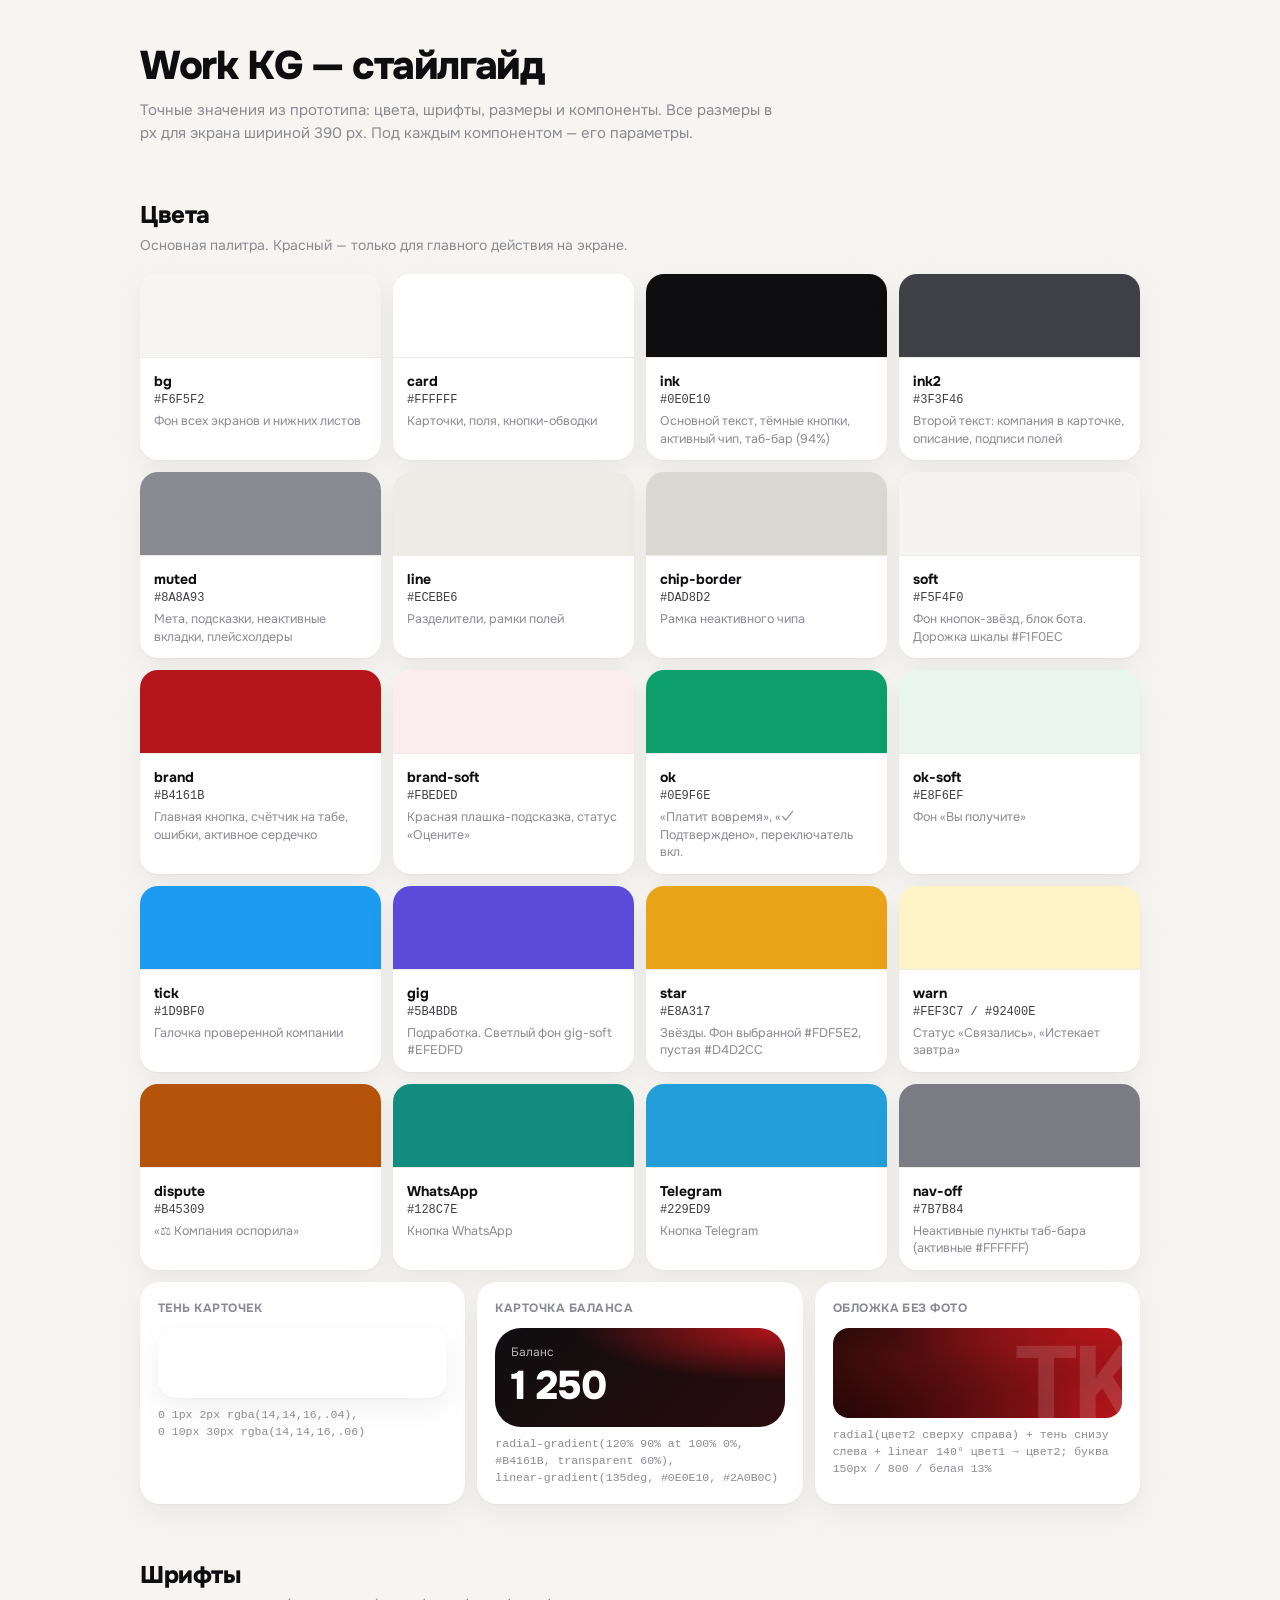
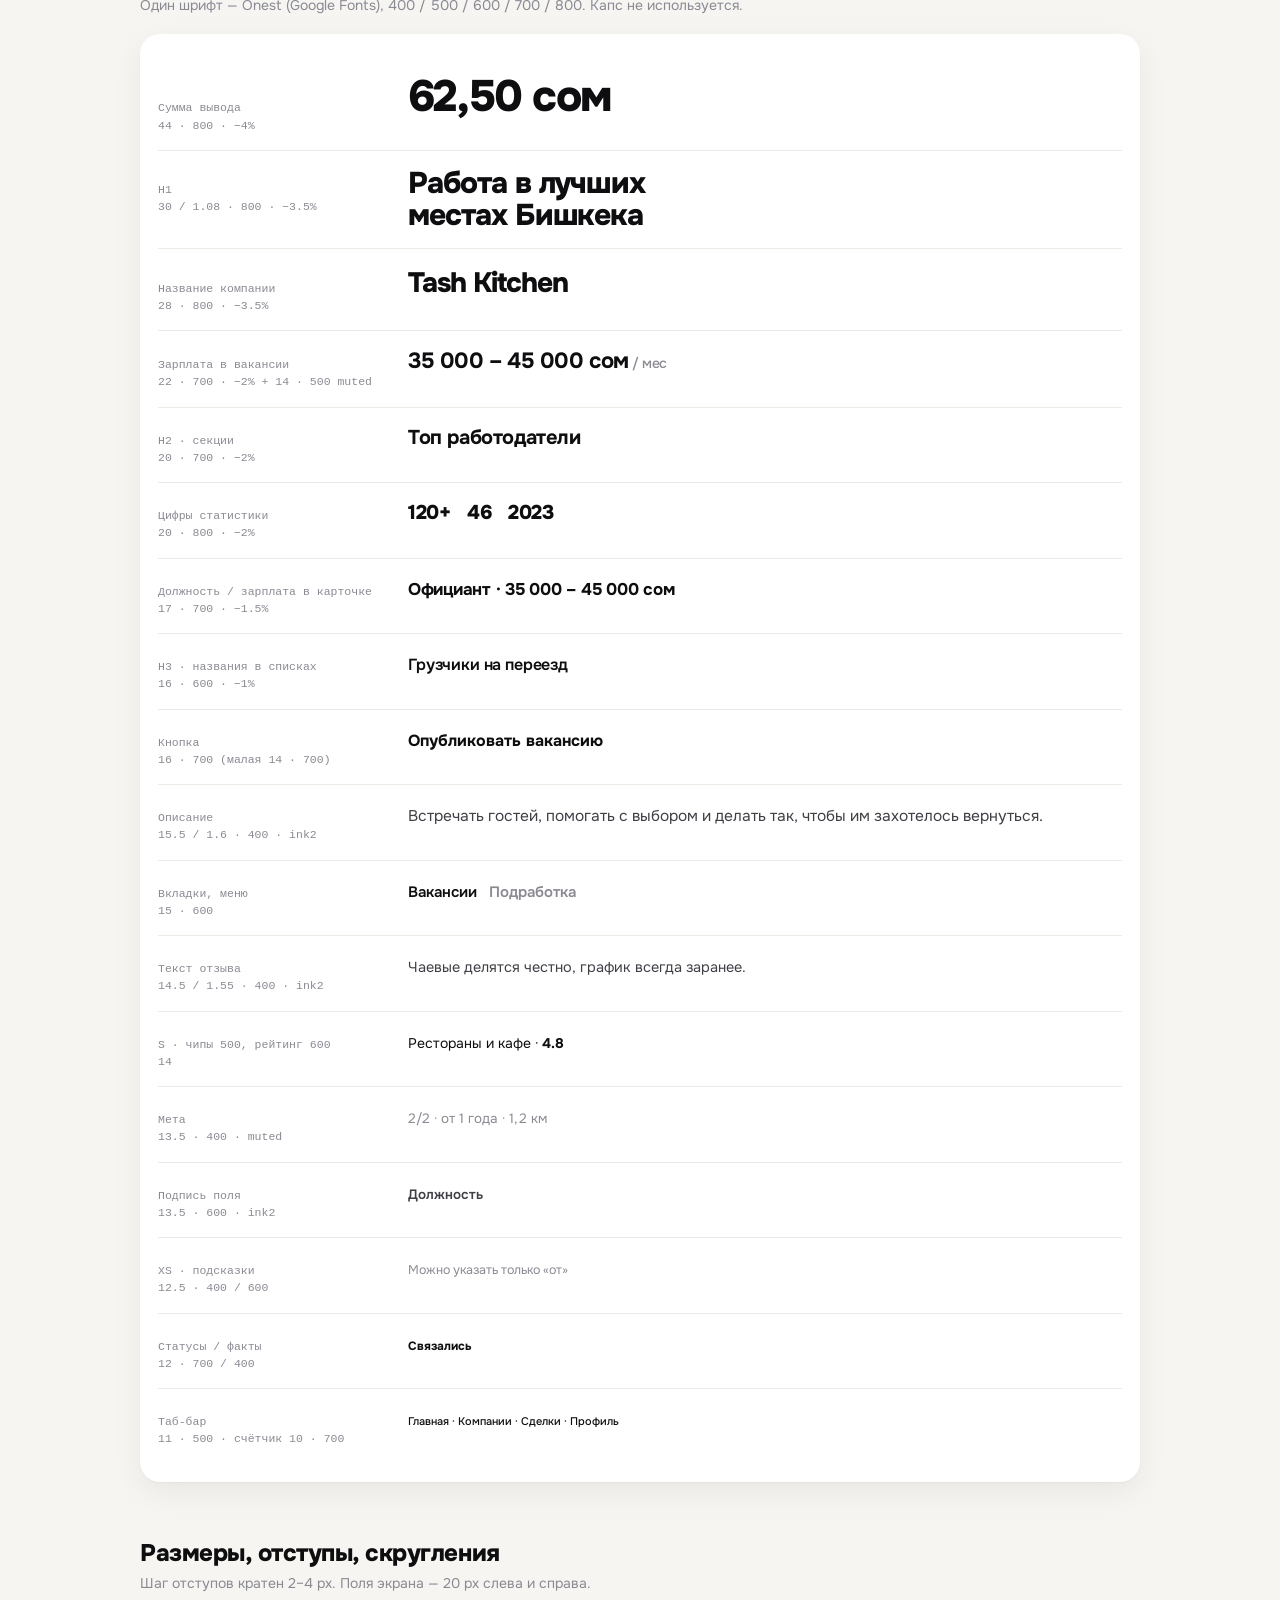
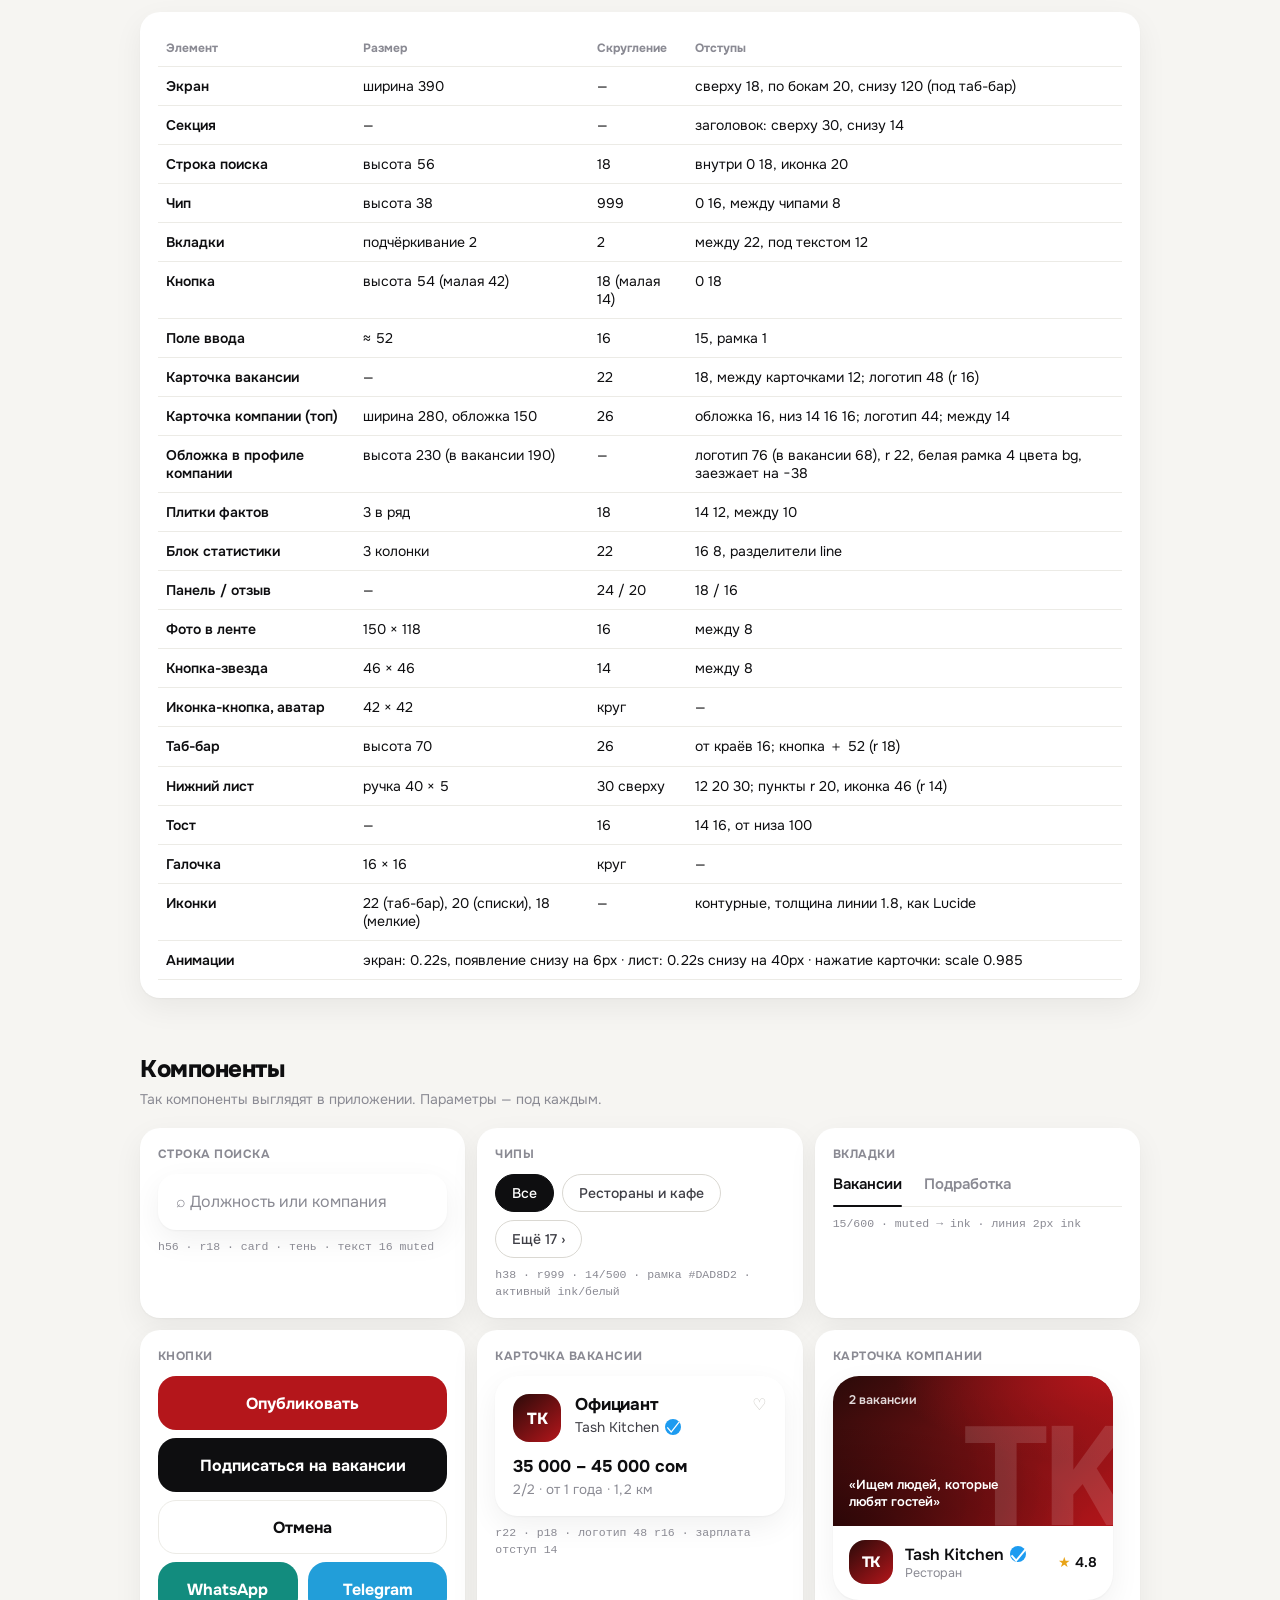
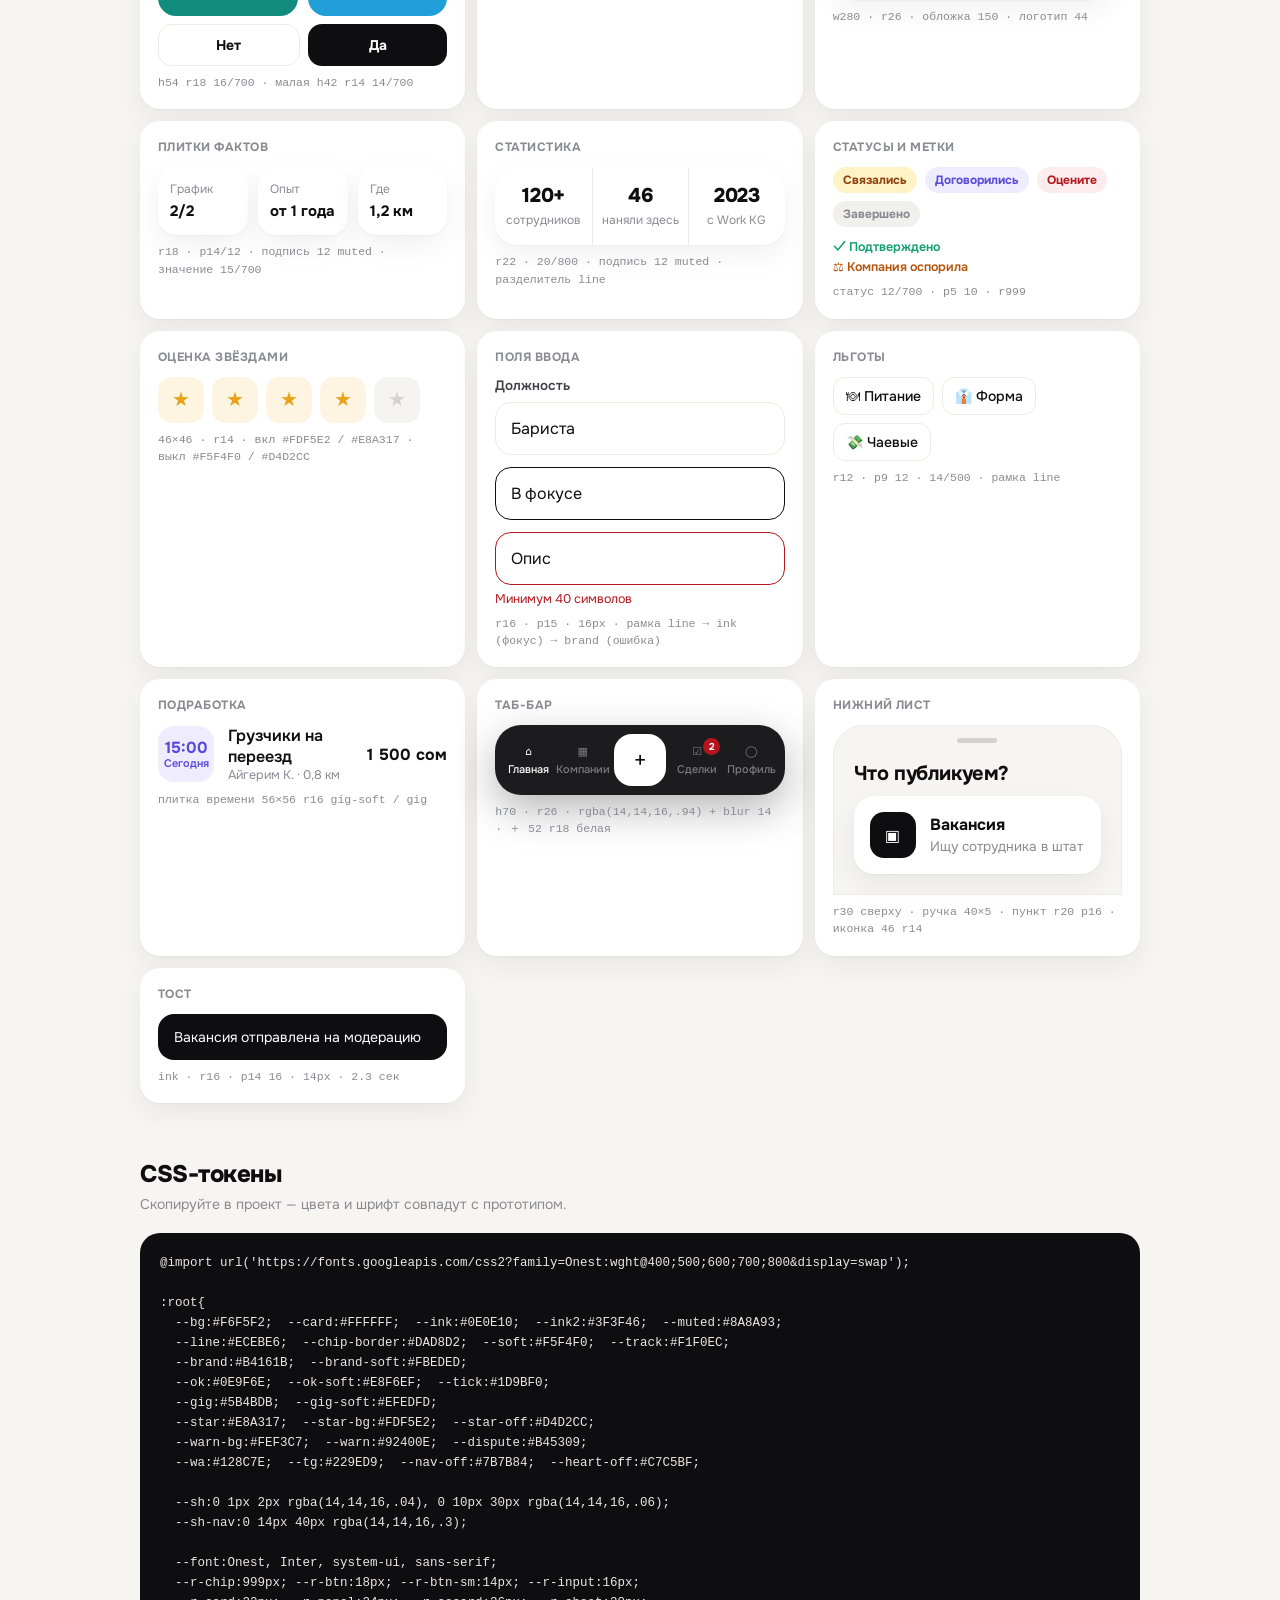
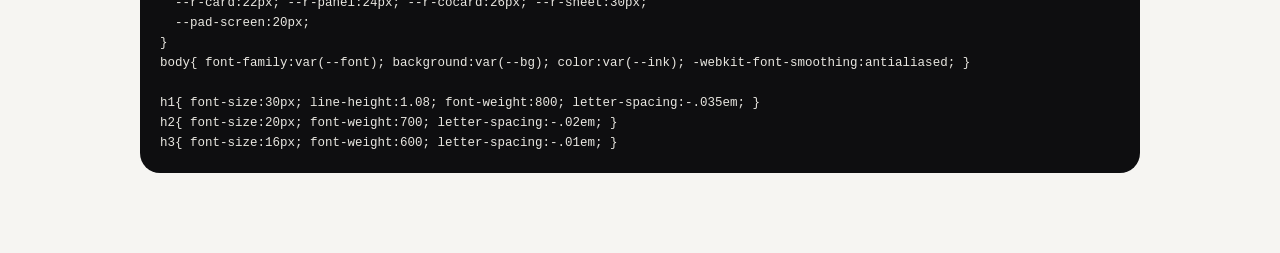
<file: design/reference/styleguide.html>
<!doctype html>
<html lang="ru">
<head>
<meta charset="utf-8">
<meta name="viewport" content="width=device-width, initial-scale=1">
<title>Work KG — стайлгайд</title>
<link href="https://fonts.googleapis.com/css2?family=Onest:wght@400;500;600;700;800&display=swap" rel="stylesheet">
<style>
/* ====== ТОКЕНЫ WORK KG — копировать как есть ====== */
:root{
  --bg:#F6F5F2; --card:#FFFFFF; --ink:#0E0E10; --ink2:#3F3F46; --muted:#8A8A93; --line:#ECEBE6;
  --chip-border:#DAD8D2; --soft:#F5F4F0; --track:#F1F0EC;
  --brand:#B4161B; --brand-soft:#FBEDED; --ok:#0E9F6E; --ok-soft:#E8F6EF; --tick:#1D9BF0;
  --gig:#5B4BDB; --gig-soft:#EFEDFD; --star:#E8A317; --star-bg:#FDF5E2; --star-off:#D4D2CC;
  --warn-bg:#FEF3C7; --warn:#92400E; --dispute:#B45309;
  --wa:#128C7E; --tg:#229ED9; --nav-off:#7B7B84; --heart-off:#C7C5BF;
  --sh:0 1px 2px rgba(14,14,16,.04),0 10px 30px rgba(14,14,16,.06);
  --sh-nav:0 14px 40px rgba(14,14,16,.3);
  --font:Onest,Inter,system-ui,sans-serif;
}
*{box-sizing:border-box;margin:0;padding:0}
body{font-family:var(--font);background:var(--bg);color:var(--ink);-webkit-font-smoothing:antialiased}
.wrap{max-width:1040px;margin:0 auto;padding:40px 20px 80px}
header h1{font-size:40px;font-weight:800;letter-spacing:-.035em}
header p{color:var(--muted);margin-top:8px;font-size:15px;max-width:640px;line-height:1.5}
section{margin-top:56px}
section>h2{font-size:24px;font-weight:800;letter-spacing:-.02em;margin-bottom:6px}
section>.lead{color:var(--muted);font-size:14px;margin-bottom:20px}
code,.mono{font-family:ui-monospace,SFMono-Regular,Menlo,monospace;font-size:12px}
.spec{font-family:ui-monospace,SFMono-Regular,Menlo,monospace;font-size:11.5px;color:var(--muted);line-height:1.5;margin-top:8px}
.grid{display:grid;gap:12px}
.g4{grid-template-columns:repeat(auto-fill,minmax(220px,1fr))}
.g3{grid-template-columns:repeat(auto-fill,minmax(300px,1fr))}
.box{background:var(--card);border-radius:20px;padding:18px;box-shadow:var(--sh);min-width:0}
.label{font-size:12px;font-weight:700;color:var(--muted);letter-spacing:.04em;margin-bottom:12px}

/* swatches */
.sw{background:var(--card);border-radius:18px;overflow:hidden;box-shadow:var(--sh)}
.sw .c{height:84px;border-bottom:1px solid var(--line)}
.sw .i{padding:12px 14px}
.sw b{font-size:14px}
.sw .hex{font-family:ui-monospace,Menlo,monospace;font-size:12px;color:var(--ink2);margin-top:2px}
.sw p{font-size:12.5px;color:var(--muted);margin-top:6px;line-height:1.4}

/* type */
.trow{display:grid;grid-template-columns:230px 1fr;gap:20px;align-items:baseline;padding:16px 0;border-bottom:1px solid var(--line)}
.trow:last-child{border:0}
@media (max-width:640px){.trow{grid-template-columns:1fr;gap:4px}}

/* ===== компоненты (точные значения из прототипа) ===== */
.searchbar{display:flex;align-items:center;gap:10px;background:var(--card);border-radius:18px;height:56px;padding:0 18px;color:var(--muted);box-shadow:var(--sh);font-size:16px}
.chip{display:inline-flex;align-items:center;height:38px;padding:0 16px;border-radius:999px;border:1px solid var(--chip-border);font-size:14px;font-weight:500;color:var(--ink2);background:transparent}
.chip.on{background:var(--ink);border-color:var(--ink);color:#fff}
.tabs{display:flex;gap:22px;border-bottom:1px solid var(--line)}
.tabs span{padding-bottom:12px;font-size:15px;font-weight:600;color:var(--muted);position:relative}
.tabs span.on{color:var(--ink)}
.tabs span.on::after{content:"";position:absolute;left:0;right:0;bottom:-1px;height:2px;background:var(--ink);border-radius:2px}
.btn{height:54px;border-radius:18px;font-weight:700;font-size:16px;display:flex;align-items:center;justify-content:center;padding:0 18px;border:0;font-family:inherit}
.btn.red{background:var(--brand);color:#fff}.btn.ink{background:var(--ink);color:#fff}
.btn.line{background:var(--card);border:1px solid var(--line);color:var(--ink)}
.btn.wa{background:var(--wa);color:#fff}.btn.tg{background:var(--tg);color:#fff}
.btn.sm{height:42px;font-size:14px;border-radius:14px}
.tick{display:inline-grid;place-items:center;width:16px;height:16px;border-radius:50%;background:var(--tick);color:#fff;flex:none}
.logo{border-radius:16px;display:grid;place-items:center;color:#fff;font-weight:800;letter-spacing:-.04em;flex:none;background:linear-gradient(140deg,#2A0A09,#B4161B)}
.job{background:var(--card);border-radius:22px;padding:18px;box-shadow:var(--sh)}
.job .t{font-size:17px;font-weight:700;letter-spacing:-.015em}
.job .co{display:flex;align-items:center;gap:6px;font-size:14px;color:var(--ink2);margin-top:3px}
.job .sal{font-size:17px;font-weight:700;margin-top:14px}
.job .meta{font-size:13.5px;color:var(--muted);margin-top:4px}
.cocard{width:280px;max-width:100%;border-radius:26px;background:var(--card);box-shadow:var(--sh);overflow:hidden}
.cover{position:relative;overflow:hidden;color:#fff;background:radial-gradient(120% 90% at 100% 0%,#B4161B,transparent 65%),radial-gradient(90% 70% at 0% 100%,rgba(0,0,0,.55),transparent),linear-gradient(140deg,#2A0A09,#B4161B)}
.cover .mono{position:absolute;right:-10px;bottom:-34px;font-size:150px;font-weight:800;letter-spacing:-.06em;opacity:.13;line-height:1}
.cocard .cover{height:150px;padding:16px;display:flex;flex-direction:column;justify-content:space-between}
.rating{display:inline-flex;align-items:center;gap:4px;font-weight:600;font-size:14px}
.rating i{color:var(--star);font-style:normal}
.facts{display:grid;grid-template-columns:repeat(3,1fr);gap:10px}
.fact{background:var(--card);border-radius:18px;padding:14px 12px;box-shadow:var(--sh)}
.fact span{display:block;font-size:12px;color:var(--muted)}
.fact b{display:block;font-size:15px;margin-top:4px;font-weight:700}
.stats{display:grid;grid-template-columns:repeat(3,1fr);background:var(--card);border-radius:22px;box-shadow:var(--sh)}
.stats div{padding:16px 8px;text-align:center}
.stats div+div{border-left:1px solid var(--line)}
.stats b{display:block;font-size:20px;font-weight:800;letter-spacing:-.02em}
.stats span{font-size:12px;color:var(--muted)}
.status{display:inline-block;font-size:12px;font-weight:700;padding:5px 10px;border-radius:999px}
.stars{display:flex;gap:8px}
.stars span{width:46px;height:46px;border-radius:14px;background:var(--soft);display:grid;place-items:center;color:var(--star-off);font-size:20px}
.stars span.on{color:var(--star);background:var(--star-bg)}
.field label{display:block;font-size:13.5px;font-weight:600;color:var(--ink2);margin-bottom:8px}
.input{width:100%;border:1px solid var(--line);background:var(--card);border-radius:16px;padding:15px;font-size:16px;font-family:inherit;color:var(--ink)}
.input.focus{border-color:var(--ink)}.input.err{border-color:var(--brand)}
.hint{font-size:12.5px;color:var(--muted);margin-top:6px}.hint.err{color:var(--brand)}
.perk{display:inline-flex;background:var(--card);border:1px solid var(--line);border-radius:12px;padding:9px 12px;font-size:14px;font-weight:500}
.nav{height:70px;background:rgba(14,14,16,.94);border-radius:26px;display:flex;align-items:center;padding:0 6px;box-shadow:var(--sh-nav)}
.nav div{flex:1;display:flex;flex-direction:column;align-items:center;gap:4px;font-size:11px;font-weight:500;color:var(--nav-off);position:relative}
.nav div.on{color:#fff}
.nav .fab{flex:none;width:52px;height:52px;border-radius:18px;background:#fff;color:var(--ink);display:grid;place-items:center;margin:0 4px;font-size:26px;font-weight:300}
.nav .badge{position:absolute;top:-6px;left:calc(50% + 6px);background:var(--brand);color:#fff;font-size:10px;min-width:17px;height:17px;border-radius:9px;display:grid;place-items:center;padding:0 4px;font-weight:700}
.opt{display:flex;gap:14px;align-items:center;background:var(--card);border-radius:20px;padding:16px;box-shadow:var(--sh)}
.opt .ic{width:46px;height:46px;border-radius:14px;display:grid;place-items:center;flex:none;background:var(--ink);color:#fff}
.toast{background:var(--ink);color:#fff;border-radius:16px;padding:14px 16px;font-size:14px}
.gig{display:flex;gap:14px;align-items:center}
.gig .when{width:56px;height:56px;border-radius:16px;background:var(--gig-soft);color:var(--gig);display:flex;flex-direction:column;align-items:center;justify-content:center;flex:none;font-weight:700;line-height:1.1}
.gig .when small{font-size:11px;font-weight:600}
.balance{border-radius:26px;padding:22px;color:#fff;background:radial-gradient(120% 90% at 100% 0%,#B4161B,transparent 60%),linear-gradient(135deg,#0E0E10,#2A0B0C)}
.sheet{background:var(--bg);border-radius:30px 30px 0 0;padding:12px 20px 20px;border:1px solid var(--line)}
.grab{width:40px;height:5px;border-radius:3px;background:var(--star-off);margin:0 auto 18px}
table{width:100%;border-collapse:collapse;font-size:14px}
td,th{padding:10px 8px;border-bottom:1px solid var(--line);text-align:left;vertical-align:top}
th{font-size:12px;color:var(--muted);font-weight:700}
td:first-child{font-weight:600}
.tw{overflow-x:auto}
pre{background:var(--ink);color:#E9E7E1;border-radius:20px;padding:20px;overflow-x:auto;font-size:12.5px;line-height:1.6}
</style>
</head>
<body>
<div class="wrap">

<header>
  <h1>Work KG — стайлгайд</h1>
  <p>Точные значения из прототипа: цвета, шрифты, размеры и компоненты. Все размеры в px для экрана шириной 390 px. Под каждым компонентом — его параметры.</p>
</header>

<!-- ================= ЦВЕТА ================= -->
<section>
  <h2>Цвета</h2>
  <div class="lead">Основная палитра. Красный — только для главного действия на экране.</div>
  <div class="grid g4">
    <div class="sw"><div class="c" style="background:#F6F5F2"></div><div class="i"><b>bg</b><div class="hex">#F6F5F2</div><p>Фон всех экранов и нижних листов</p></div></div>
    <div class="sw"><div class="c" style="background:#FFFFFF"></div><div class="i"><b>card</b><div class="hex">#FFFFFF</div><p>Карточки, поля, кнопки-обводки</p></div></div>
    <div class="sw"><div class="c" style="background:#0E0E10"></div><div class="i"><b>ink</b><div class="hex">#0E0E10</div><p>Основной текст, тёмные кнопки, активный чип, таб-бар (94%)</p></div></div>
    <div class="sw"><div class="c" style="background:#3F3F46"></div><div class="i"><b>ink2</b><div class="hex">#3F3F46</div><p>Второй текст: компания в карточке, описание, подписи полей</p></div></div>
    <div class="sw"><div class="c" style="background:#8A8A93"></div><div class="i"><b>muted</b><div class="hex">#8A8A93</div><p>Мета, подсказки, неактивные вкладки, плейсхолдеры</p></div></div>
    <div class="sw"><div class="c" style="background:#ECEBE6"></div><div class="i"><b>line</b><div class="hex">#ECEBE6</div><p>Разделители, рамки полей</p></div></div>
    <div class="sw"><div class="c" style="background:#DAD8D2"></div><div class="i"><b>chip-border</b><div class="hex">#DAD8D2</div><p>Рамка неактивного чипа</p></div></div>
    <div class="sw"><div class="c" style="background:#F5F4F0"></div><div class="i"><b>soft</b><div class="hex">#F5F4F0</div><p>Фон кнопок-звёзд, блок бота. Дорожка шкалы #F1F0EC</p></div></div>
    <div class="sw"><div class="c" style="background:#B4161B"></div><div class="i"><b>brand</b><div class="hex">#B4161B</div><p>Главная кнопка, счётчик на табе, ошибки, активное сердечко</p></div></div>
    <div class="sw"><div class="c" style="background:#FBEDED"></div><div class="i"><b>brand-soft</b><div class="hex">#FBEDED</div><p>Красная плашка-подсказка, статус «Оцените»</p></div></div>
    <div class="sw"><div class="c" style="background:#0E9F6E"></div><div class="i"><b>ok</b><div class="hex">#0E9F6E</div><p>«Платит вовремя», «✓ Подтверждено», переключатель вкл.</p></div></div>
    <div class="sw"><div class="c" style="background:#E8F6EF"></div><div class="i"><b>ok-soft</b><div class="hex">#E8F6EF</div><p>Фон «Вы получите»</p></div></div>
    <div class="sw"><div class="c" style="background:#1D9BF0"></div><div class="i"><b>tick</b><div class="hex">#1D9BF0</div><p>Галочка проверенной компании</p></div></div>
    <div class="sw"><div class="c" style="background:#5B4BDB"></div><div class="i"><b>gig</b><div class="hex">#5B4BDB</div><p>Подработка. Светлый фон gig-soft #EFEDFD</p></div></div>
    <div class="sw"><div class="c" style="background:#E8A317"></div><div class="i"><b>star</b><div class="hex">#E8A317</div><p>Звёзды. Фон выбранной #FDF5E2, пустая #D4D2CC</p></div></div>
    <div class="sw"><div class="c" style="background:#FEF3C7"></div><div class="i"><b>warn</b><div class="hex">#FEF3C7 / #92400E</div><p>Статус «Связались», «Истекает завтра»</p></div></div>
    <div class="sw"><div class="c" style="background:#B45309"></div><div class="i"><b>dispute</b><div class="hex">#B45309</div><p>«⚖️ Компания оспорила»</p></div></div>
    <div class="sw"><div class="c" style="background:#128C7E"></div><div class="i"><b>WhatsApp</b><div class="hex">#128C7E</div><p>Кнопка WhatsApp</p></div></div>
    <div class="sw"><div class="c" style="background:#229ED9"></div><div class="i"><b>Telegram</b><div class="hex">#229ED9</div><p>Кнопка Telegram</p></div></div>
    <div class="sw"><div class="c" style="background:#7B7B84"></div><div class="i"><b>nav-off</b><div class="hex">#7B7B84</div><p>Неактивные пункты таб-бара (активные #FFFFFF)</p></div></div>
  </div>

  <div class="grid g3" style="margin-top:12px">
    <div class="box"><div class="label">ТЕНЬ КАРТОЧЕК</div><div style="height:70px;border-radius:18px;background:#fff;box-shadow:var(--sh)"></div><div class="spec">0 1px 2px rgba(14,14,16,.04),<br>0 10px 30px rgba(14,14,16,.06)</div></div>
    <div class="box"><div class="label">КАРТОЧКА БАЛАНСА</div><div class="balance" style="padding:16px"><div style="font-size:12px;opacity:.7">Баланс</div><div style="font-size:40px;font-weight:800;letter-spacing:-.03em">1 250</div></div><div class="spec">radial-gradient(120% 90% at 100% 0%, #B4161B, transparent 60%),<br>linear-gradient(135deg, #0E0E10, #2A0B0C)</div></div>
    <div class="box"><div class="label">ОБЛОЖКА БЕЗ ФОТО</div><div class="cover" style="height:90px;border-radius:16px"><div class="mono" style="font-size:110px;bottom:-26px">TK</div></div><div class="spec">radial(цвет2 сверху справа) + тень снизу слева + linear 140° цвет1 → цвет2; буква 150px / 800 / белая 13%</div></div>
  </div>
</section>

<!-- ================= ШРИФТЫ ================= -->
<section>
  <h2>Шрифты</h2>
  <div class="lead">Один шрифт — Onest (Google Fonts), 400 / 500 / 600 / 700 / 800. Капс не используется.</div>
  <div class="box">
    <div class="trow"><div class="spec">Сумма вывода<br>44 · 800 · −4%</div><div style="font-size:44px;font-weight:800;letter-spacing:-.04em">62,50 сом</div></div>
    <div class="trow"><div class="spec">H1<br>30 / 1.08 · 800 · −3.5%</div><div style="font-size:30px;line-height:1.08;font-weight:800;letter-spacing:-.035em">Работа в лучших<br>местах Бишкека</div></div>
    <div class="trow"><div class="spec">Название компании<br>28 · 800 · −3.5%</div><div style="font-size:28px;font-weight:800;letter-spacing:-.035em">Tash Kitchen</div></div>
    <div class="trow"><div class="spec">Зарплата в вакансии<br>22 · 700 · −2% + 14 · 500 muted</div><div style="font-size:22px;font-weight:700;letter-spacing:-.02em">35 000 – 45 000 сом<span style="font-size:14px;font-weight:500;color:var(--muted)"> / мес</span></div></div>
    <div class="trow"><div class="spec">H2 · секции<br>20 · 700 · −2%</div><div style="font-size:20px;font-weight:700;letter-spacing:-.02em">Топ работодатели</div></div>
    <div class="trow"><div class="spec">Цифры статистики<br>20 · 800 · −2%</div><div style="font-size:20px;font-weight:800;letter-spacing:-.02em">120+ &nbsp; 46 &nbsp; 2023</div></div>
    <div class="trow"><div class="spec">Должность / зарплата в карточке<br>17 · 700 · −1.5%</div><div style="font-size:17px;font-weight:700;letter-spacing:-.015em">Официант · 35 000 – 45 000 сом</div></div>
    <div class="trow"><div class="spec">H3 · названия в списках<br>16 · 600 · −1%</div><div style="font-size:16px;font-weight:600;letter-spacing:-.01em">Грузчики на переезд</div></div>
    <div class="trow"><div class="spec">Кнопка<br>16 · 700 (малая 14 · 700)</div><div style="font-size:16px;font-weight:700">Опубликовать вакансию</div></div>
    <div class="trow"><div class="spec">Описание<br>15.5 / 1.6 · 400 · ink2</div><div style="font-size:15.5px;line-height:1.6;color:var(--ink2)">Встречать гостей, помогать с выбором и делать так, чтобы им захотелось вернуться.</div></div>
    <div class="trow"><div class="spec">Вкладки, меню<br>15 · 600</div><div style="font-size:15px;font-weight:600">Вакансии &nbsp; <span style="color:var(--muted)">Подработка</span></div></div>
    <div class="trow"><div class="spec">Текст отзыва<br>14.5 / 1.55 · 400 · ink2</div><div style="font-size:14.5px;line-height:1.55;color:var(--ink2)">Чаевые делятся честно, график всегда заранее.</div></div>
    <div class="trow"><div class="spec">S · чипы 500, рейтинг 600<br>14</div><div style="font-size:14px">Рестораны и кафе · <b>4.8</b></div></div>
    <div class="trow"><div class="spec">Мета<br>13.5 · 400 · muted</div><div style="font-size:13.5px;color:var(--muted)">2/2 · от 1 года · 1,2 км</div></div>
    <div class="trow"><div class="spec">Подпись поля<br>13.5 · 600 · ink2</div><div style="font-size:13.5px;font-weight:600;color:var(--ink2)">Должность</div></div>
    <div class="trow"><div class="spec">XS · подсказки<br>12.5 · 400 / 600</div><div style="font-size:12.5px;color:var(--muted)">Можно указать только «от»</div></div>
    <div class="trow"><div class="spec">Статусы / факты<br>12 · 700 / 400</div><div style="font-size:12px;font-weight:700">Связались</div></div>
    <div class="trow"><div class="spec">Таб-бар<br>11 · 500 · счётчик 10 · 700</div><div style="font-size:11px;font-weight:500">Главная · Компании · Сделки · Профиль</div></div>
  </div>
</section>

<!-- ================= РАЗМЕРЫ ================= -->
<section>
  <h2>Размеры, отступы, скругления</h2>
  <div class="lead">Шаг отступов кратен 2–4 px. Поля экрана — 20 px слева и справа.</div>
  <div class="box tw"><table>
    <tr><th>Элемент</th><th>Размер</th><th>Скругление</th><th>Отступы</th></tr>
    <tr><td>Экран</td><td>ширина 390</td><td>—</td><td>сверху 18, по бокам 20, снизу 120 (под таб-бар)</td></tr>
    <tr><td>Секция</td><td>—</td><td>—</td><td>заголовок: сверху 30, снизу 14</td></tr>
    <tr><td>Строка поиска</td><td>высота 56</td><td>18</td><td>внутри 0 18, иконка 20</td></tr>
    <tr><td>Чип</td><td>высота 38</td><td>999</td><td>0 16, между чипами 8</td></tr>
    <tr><td>Вкладки</td><td>подчёркивание 2</td><td>2</td><td>между 22, под текстом 12</td></tr>
    <tr><td>Кнопка</td><td>высота 54 (малая 42)</td><td>18 (малая 14)</td><td>0 18</td></tr>
    <tr><td>Поле ввода</td><td>≈ 52</td><td>16</td><td>15, рамка 1</td></tr>
    <tr><td>Карточка вакансии</td><td>—</td><td>22</td><td>18, между карточками 12; логотип 48 (r 16)</td></tr>
    <tr><td>Карточка компании (топ)</td><td>ширина 280, обложка 150</td><td>26</td><td>обложка 16, низ 14 16 16; логотип 44; между 14</td></tr>
    <tr><td>Обложка в профиле компании</td><td>высота 230 (в вакансии 190)</td><td>—</td><td>логотип 76 (в вакансии 68), r 22, белая рамка 4 цвета bg, заезжает на −38</td></tr>
    <tr><td>Плитки фактов</td><td>3 в ряд</td><td>18</td><td>14 12, между 10</td></tr>
    <tr><td>Блок статистики</td><td>3 колонки</td><td>22</td><td>16 8, разделители line</td></tr>
    <tr><td>Панель / отзыв</td><td>—</td><td>24 / 20</td><td>18 / 16</td></tr>
    <tr><td>Фото в ленте</td><td>150 × 118</td><td>16</td><td>между 8</td></tr>
    <tr><td>Кнопка-звезда</td><td>46 × 46</td><td>14</td><td>между 8</td></tr>
    <tr><td>Иконка-кнопка, аватар</td><td>42 × 42</td><td>круг</td><td>—</td></tr>
    <tr><td>Таб-бар</td><td>высота 70</td><td>26</td><td>от краёв 16; кнопка ＋ 52 (r 18)</td></tr>
    <tr><td>Нижний лист</td><td>ручка 40 × 5</td><td>30 сверху</td><td>12 20 30; пункты r 20, иконка 46 (r 14)</td></tr>
    <tr><td>Тост</td><td>—</td><td>16</td><td>14 16, от низа 100</td></tr>
    <tr><td>Галочка</td><td>16 × 16</td><td>круг</td><td>—</td></tr>
    <tr><td>Иконки</td><td>22 (таб-бар), 20 (списки), 18 (мелкие)</td><td>—</td><td>контурные, толщина линии 1.8, как Lucide</td></tr>
    <tr><td>Анимации</td><td colspan="3">экран: 0.22s, появление снизу на 6px · лист: 0.22s снизу на 40px · нажатие карточки: scale 0.985</td></tr>
  </table></div>
</section>

<!-- ================= КОМПОНЕНТЫ ================= -->
<section>
  <h2>Компоненты</h2>
  <div class="lead">Так компоненты выглядят в приложении. Параметры — под каждым.</div>
  <div class="grid g3">

    <div class="box"><div class="label">СТРОКА ПОИСКА</div>
      <div class="searchbar">⌕ Должность или компания</div>
      <div class="spec">h56 · r18 · card · тень · текст 16 muted</div></div>

    <div class="box"><div class="label">ЧИПЫ</div>
      <div style="display:flex;gap:8px;flex-wrap:wrap"><span class="chip on">Все</span><span class="chip">Рестораны и кафе</span><span class="chip">Ещё 17 ›</span></div>
      <div class="spec">h38 · r999 · 14/500 · рамка #DAD8D2 · активный ink/белый</div></div>

    <div class="box"><div class="label">ВКЛАДКИ</div>
      <div class="tabs"><span class="on">Вакансии</span><span>Подработка</span></div>
      <div class="spec">15/600 · muted → ink · линия 2px ink</div></div>

    <div class="box"><div class="label">КНОПКИ</div>
      <div style="display:grid;gap:8px"><button class="btn red">Опубликовать</button><button class="btn ink">Подписаться на вакансии</button><button class="btn line">Отмена</button>
      <div style="display:flex;gap:10px"><button class="btn wa" style="flex:1">WhatsApp</button><button class="btn tg" style="flex:1">Telegram</button></div>
      <div style="display:flex;gap:8px"><button class="btn sm line" style="flex:1">Нет</button><button class="btn sm ink" style="flex:1">Да</button></div></div>
      <div class="spec">h54 r18 16/700 · малая h42 r14 14/700</div></div>

    <div class="box"><div class="label">КАРТОЧКА ВАКАНСИИ</div>
      <div class="job"><div style="display:flex;gap:14px;align-items:flex-start"><div class="logo" style="width:48px;height:48px;font-size:16px">TK</div>
        <div style="flex:1"><div class="t">Официант</div><div class="co">Tash Kitchen <span class="tick">✓</span></div></div><span style="color:var(--heart-off)">♡</span></div>
        <div class="sal">35 000 – 45 000 сом</div><div class="meta">2/2 · от 1 года · 1,2 км</div></div>
      <div class="spec">r22 · p18 · логотип 48 r16 · зарплата отступ 14</div></div>

    <div class="box"><div class="label">КАРТОЧКА КОМПАНИИ</div>
      <div class="cocard"><div class="cover"><div class="mono">TK</div><span style="font-size:12.5px;font-weight:600;opacity:.85;position:relative">2 вакансии</span><div style="font-size:13px;font-weight:600;max-width:70%;position:relative">«Ищем людей, которые любят гостей»</div></div>
        <div style="padding:14px 16px 16px;display:flex;gap:12px;align-items:center"><div class="logo" style="width:44px;height:44px;font-size:15px">TK</div><div style="flex:1"><div style="display:flex;gap:6px;align-items:center;font-weight:600">Tash Kitchen <span class="tick">✓</span></div><div style="font-size:12.5px;color:var(--muted)">Ресторан</div></div><span class="rating"><i>★</i>4.8</span></div></div>
      <div class="spec">w280 · r26 · обложка 150 · логотип 44</div></div>

    <div class="box"><div class="label">ПЛИТКИ ФАКТОВ</div>
      <div class="facts"><div class="fact"><span>График</span><b>2/2</b></div><div class="fact"><span>Опыт</span><b>от 1 года</b></div><div class="fact"><span>Где</span><b>1,2 км</b></div></div>
      <div class="spec">r18 · p14/12 · подпись 12 muted · значение 15/700</div></div>

    <div class="box"><div class="label">СТАТИСТИКА</div>
      <div class="stats"><div><b>120+</b><span>сотрудников</span></div><div><b>46</b><span>наняли здесь</span></div><div><b>2023</b><span>с Work KG</span></div></div>
      <div class="spec">r22 · 20/800 · подпись 12 muted · разделитель line</div></div>

    <div class="box"><div class="label">СТАТУСЫ И МЕТКИ</div>
      <div style="display:flex;gap:8px;flex-wrap:wrap"><span class="status" style="background:var(--warn-bg);color:var(--warn)">Связались</span><span class="status" style="background:var(--gig-soft);color:var(--gig)">Договорились</span><span class="status" style="background:var(--brand-soft);color:var(--brand)">Оцените</span><span class="status" style="background:var(--track);color:var(--muted)">Завершено</span></div>
      <div style="margin-top:12px;font-size:12.5px;font-weight:600;color:var(--ok)">✓ Подтверждено</div>
      <div style="margin-top:4px;font-size:12.5px;font-weight:600;color:var(--dispute)">⚖️ Компания оспорила</div>
      <div class="spec">статус 12/700 · p5 10 · r999</div></div>

    <div class="box"><div class="label">ОЦЕНКА ЗВЁЗДАМИ</div>
      <div class="stars"><span class="on">★</span><span class="on">★</span><span class="on">★</span><span class="on">★</span><span>★</span></div>
      <div class="spec">46×46 · r14 · вкл #FDF5E2 / #E8A317 · выкл #F5F4F0 / #D4D2CC</div></div>

    <div class="box"><div class="label">ПОЛЯ ВВОДА</div>
      <div class="field"><label>Должность</label><div class="input">Бариста</div></div>
      <div class="field" style="margin-top:12px"><div class="input focus">В фокусе</div></div>
      <div class="field" style="margin-top:12px"><div class="input err">Опис</div><div class="hint err">Минимум 40 символов</div></div>
      <div class="spec">r16 · p15 · 16px · рамка line → ink (фокус) → brand (ошибка)</div></div>

    <div class="box"><div class="label">ЛЬГОТЫ</div>
      <div style="display:flex;gap:8px;flex-wrap:wrap"><span class="perk">🍽 Питание</span><span class="perk">👔 Форма</span><span class="perk">💸 Чаевые</span></div>
      <div class="spec">r12 · p9 12 · 14/500 · рамка line</div></div>

    <div class="box"><div class="label">ПОДРАБОТКА</div>
      <div class="gig"><div class="when">15:00<small>Сегодня</small></div><div style="flex:1"><div style="font-weight:600">Грузчики на переезд</div><div style="font-size:12.5px;color:var(--muted)">Айгерим К. · 0,8 км</div></div><b>1 500 сом</b></div>
      <div class="spec">плитка времени 56×56 r16 gig-soft / gig</div></div>

    <div class="box"><div class="label">ТАБ-БАР</div>
      <div class="nav"><div class="on">⌂<span>Главная</span></div><div>▦<span>Компании</span></div><span class="fab">+</span><div>☑<span>Сделки</span><span class="badge">2</span></div><div>◯<span>Профиль</span></div></div>
      <div class="spec">h70 · r26 · rgba(14,14,16,.94) + blur 14 · ＋ 52 r18 белая</div></div>

    <div class="box"><div class="label">НИЖНИЙ ЛИСТ</div>
      <div class="sheet"><div class="grab"></div><div style="font-size:20px;font-weight:700;letter-spacing:-.02em">Что публикуем?</div>
        <div class="opt" style="margin-top:10px"><div class="ic">▣</div><div><b style="display:block;font-size:16px">Вакансия</b><span style="font-size:13.5px;color:var(--muted)">Ищу сотрудника в штат</span></div></div></div>
      <div class="spec">r30 сверху · ручка 40×5 · пункт r20 p16 · иконка 46 r14</div></div>

    <div class="box"><div class="label">ТОСТ</div>
      <div class="toast">Вакансия отправлена на модерацию</div>
      <div class="spec">ink · r16 · p14 16 · 14px · 2.3 сек</div></div>

  </div>
</section>

<!-- ================= CSS ================= -->
<section>
  <h2>CSS-токены</h2>
  <div class="lead">Скопируйте в проект — цвета и шрифт совпадут с прототипом.</div>
<pre>@import url('https://fonts.googleapis.com/css2?family=Onest:wght@400;500;600;700;800&amp;display=swap');

:root{
  --bg:#F6F5F2;  --card:#FFFFFF;  --ink:#0E0E10;  --ink2:#3F3F46;  --muted:#8A8A93;
  --line:#ECEBE6;  --chip-border:#DAD8D2;  --soft:#F5F4F0;  --track:#F1F0EC;
  --brand:#B4161B;  --brand-soft:#FBEDED;
  --ok:#0E9F6E;  --ok-soft:#E8F6EF;  --tick:#1D9BF0;
  --gig:#5B4BDB;  --gig-soft:#EFEDFD;
  --star:#E8A317;  --star-bg:#FDF5E2;  --star-off:#D4D2CC;
  --warn-bg:#FEF3C7;  --warn:#92400E;  --dispute:#B45309;
  --wa:#128C7E;  --tg:#229ED9;  --nav-off:#7B7B84;  --heart-off:#C7C5BF;

  --sh:0 1px 2px rgba(14,14,16,.04), 0 10px 30px rgba(14,14,16,.06);
  --sh-nav:0 14px 40px rgba(14,14,16,.3);

  --font:Onest, Inter, system-ui, sans-serif;
  --r-chip:999px; --r-btn:18px; --r-btn-sm:14px; --r-input:16px;
  --r-card:22px; --r-panel:24px; --r-cocard:26px; --r-sheet:30px;
  --pad-screen:20px;
}
body{ font-family:var(--font); background:var(--bg); color:var(--ink); -webkit-font-smoothing:antialiased; }

h1{ font-size:30px; line-height:1.08; font-weight:800; letter-spacing:-.035em; }
h2{ font-size:20px; font-weight:700; letter-spacing:-.02em; }
h3{ font-size:16px; font-weight:600; letter-spacing:-.01em; }</pre>
</section>

</div>
</body>
</html>
</file>
